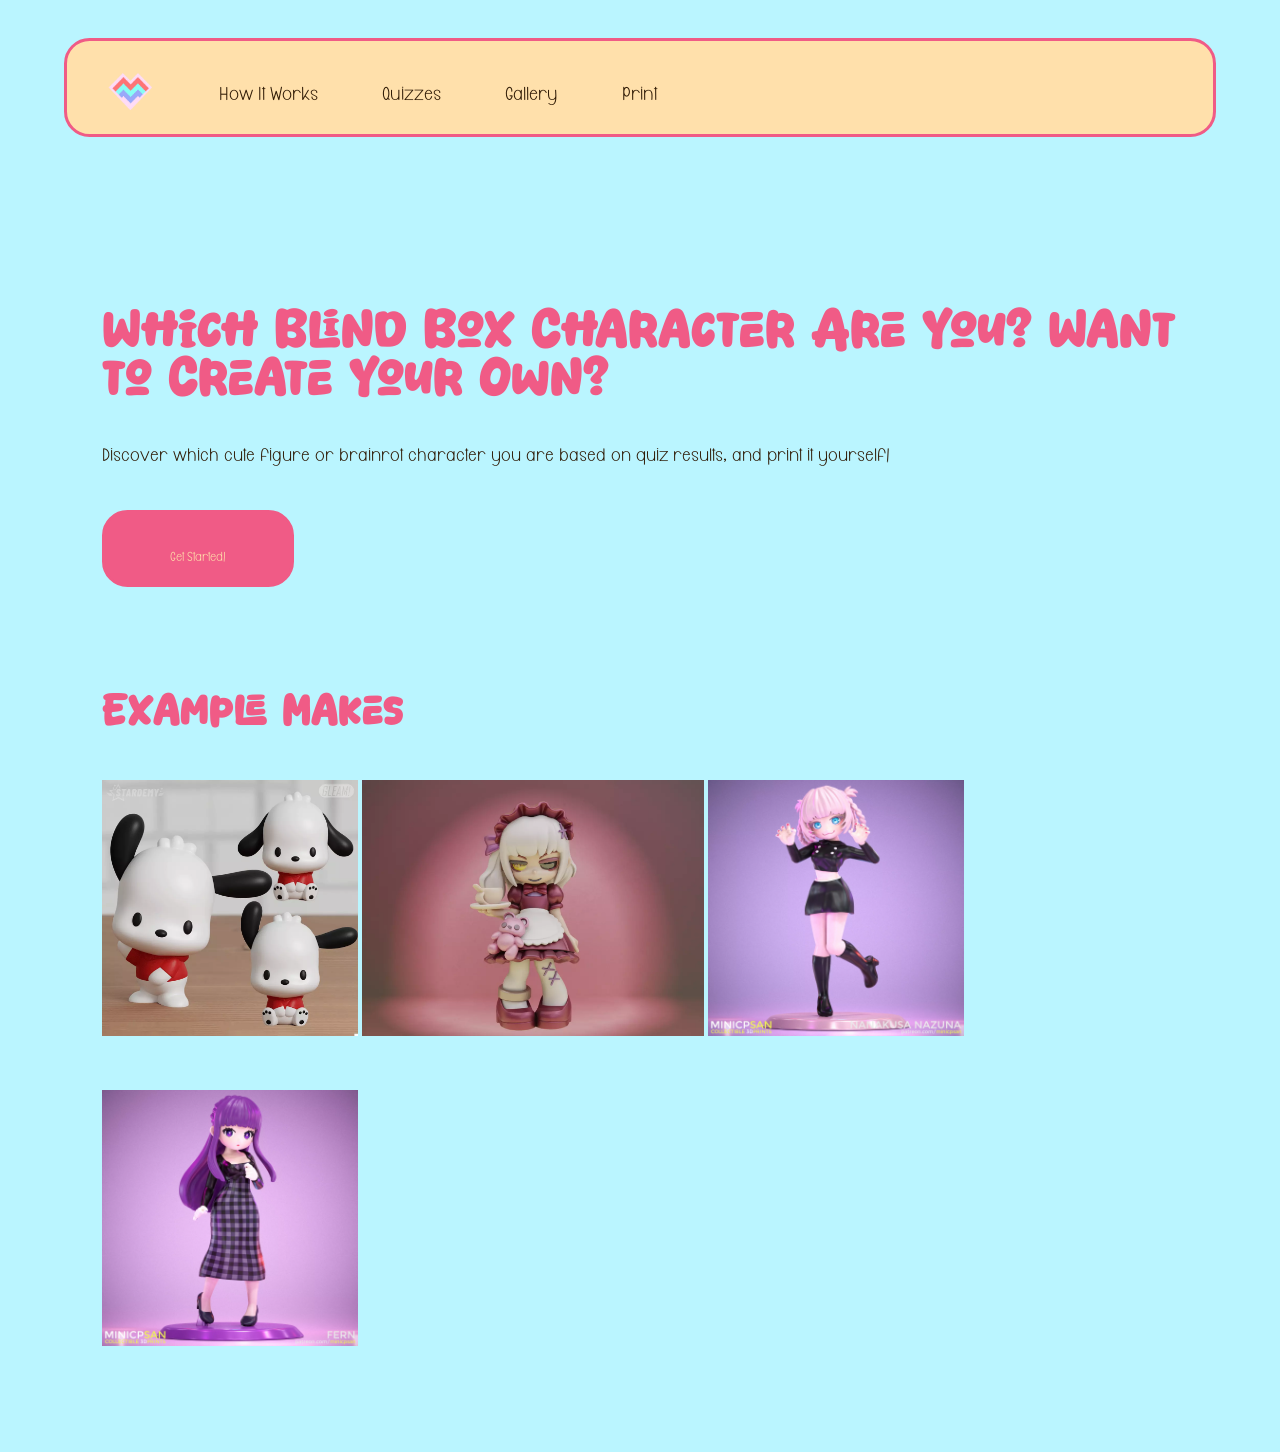
<file: index.html>
<!DOCTYPE html>
<html lang="en">
<head>
    <meta charset="UTF-8">
    <meta name="viewport" content="width=device-width, initial-scale=1.0">
    <title>Landing Page</title>
    <link rel="stylesheet" href="reset.css">
    <link rel="icon" type="image/svg" href="favicon.svg">
    <link rel="stylesheet" href="style.css">
</head>
<body>
    <nav>
        <div>
            <a href="index.html">
                <img src="images/logo.png">
            </a>
            <p><a href="steps.html">How It Works</a></p>
            <div class="dropdown">
                <p><a href="quizzes.html">Quizzes</a></p>
                <ul class="dropdown-menu">
                    <li><a href="mbtiTest.html">MBTI</a></li>
                    <li><a href="zodiacTest.html">Zodiac</a></li>
                </ul>
            </div>
            <div class="dropdown">
                <p><a href="gallery.html">Gallery</a></p>
                <ul class="dropdown-menu">
                    <li><a href="mbti.html">MBTI</a></li>
                    <li><a href="zodiac.html">Zodiac</a></li>
                </ul>
            </div>            
            <p><a href="print.html">Print</a></p>
        </div>
    </nav>

    <header>
        <h1>Which Blind Box Character Are You? Want to Create Your Own?</h1>
        <p>Discover which cute figure or brainrot character you are based on quiz results, and print it yourself!</p>
        <a href="steps.html">
            <button>Get Started!</button>
        </a>
    </header>
    
    <section id="slideshow">
        <h2>Example Makes</h2>
        <img src="images/image1.png">
        <img src="images/image2.png">
        <img src="images/image3.png">
        <img src="images/image4.png">
    </section>
    <script src="script.js"></script>
</body>
</html>
</file>
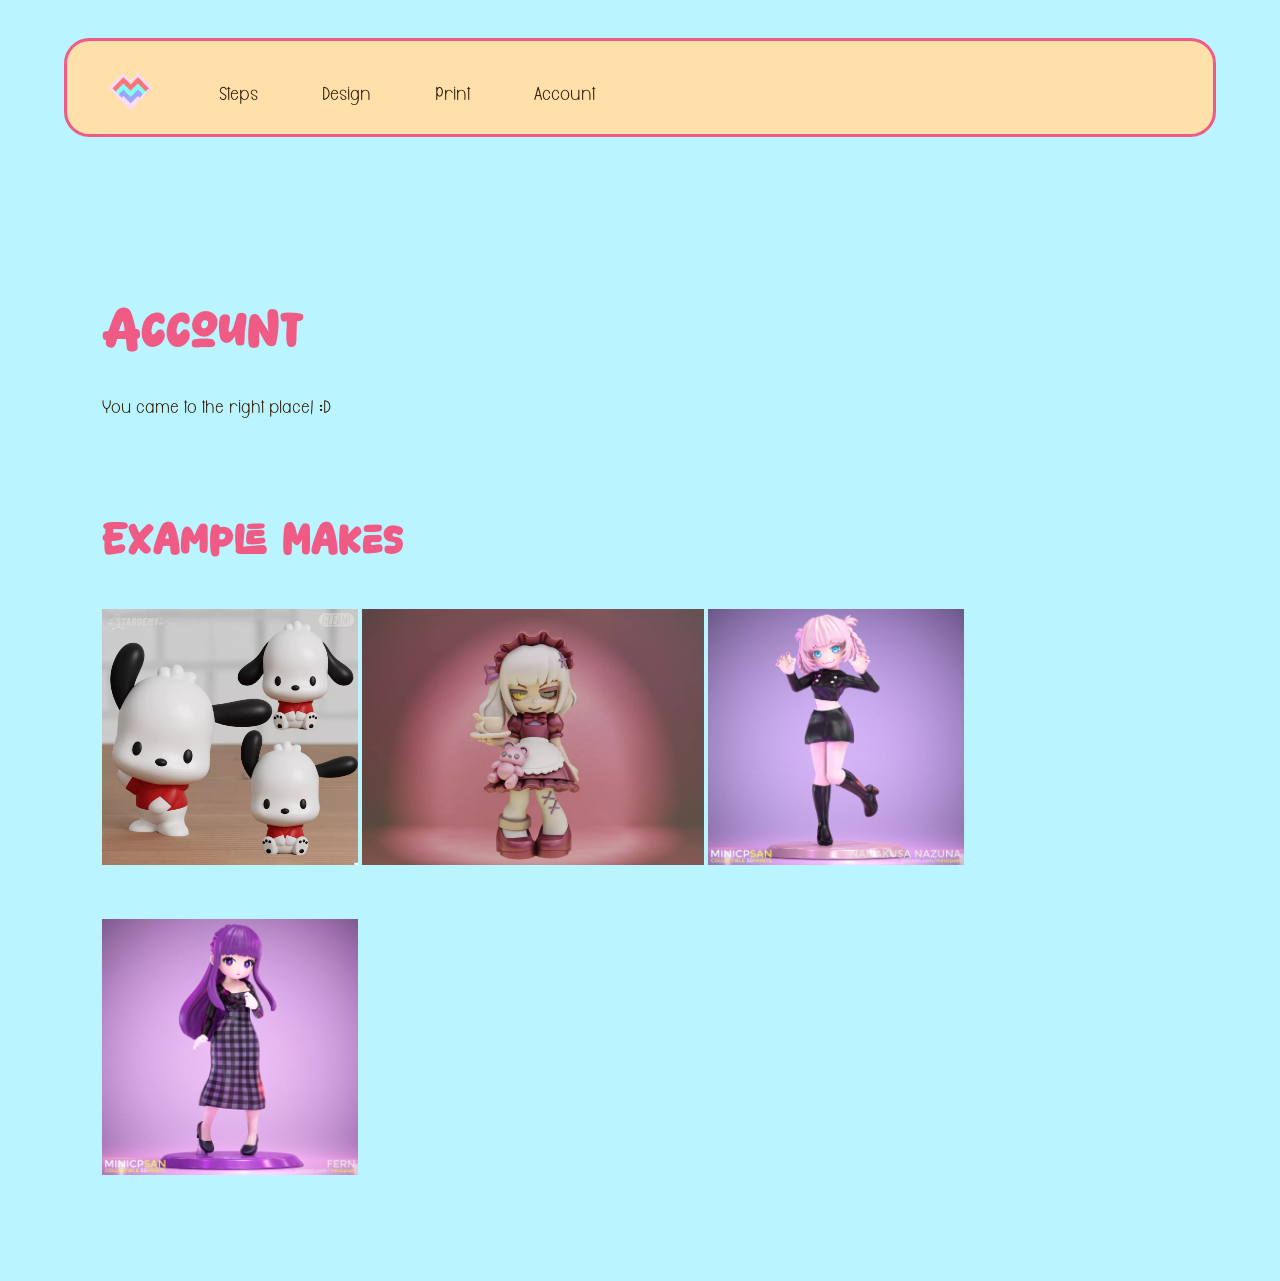
<file: account.html>
<!DOCTYPE html>
<html lang="en">
<head>
    <meta charset="UTF-8">
    <meta name="viewport" content="width=device-width, initial-scale=1.0">
    <title>Landing Page</title>
     <link rel="stylesheet" href="reset.css">
    <link rel="stylesheet" href="style.css">
    <link rel="icon" type="image/svg" href="favicon.svg">
</head>
<body>
    <nav>
        <div>
            <a href="index.html">
                <img src="images/logo.png">
            </a>
            <p><a href="steps.html">Steps</a></p>
            <p><a href="design.html">Design</a></p>
            <p><a href="print.html">Print</a></p>
            <p><a href="account.html">Account</a></p>
        </div>
    </nav>

    <header>
        <h1>Account</h1>
        <p>You came to the right place! :D </p>
    </header>
    
    <section id="slideshow">
        <h2>Example Makes</h2>
        <img src="images/image1.png">
        <img src="images/image2.png">
        <img src="images/image3.png">
        <img src="images/image4.png">
    </section>

    <script src="script.js"></script>
</body>
</html>
</file>
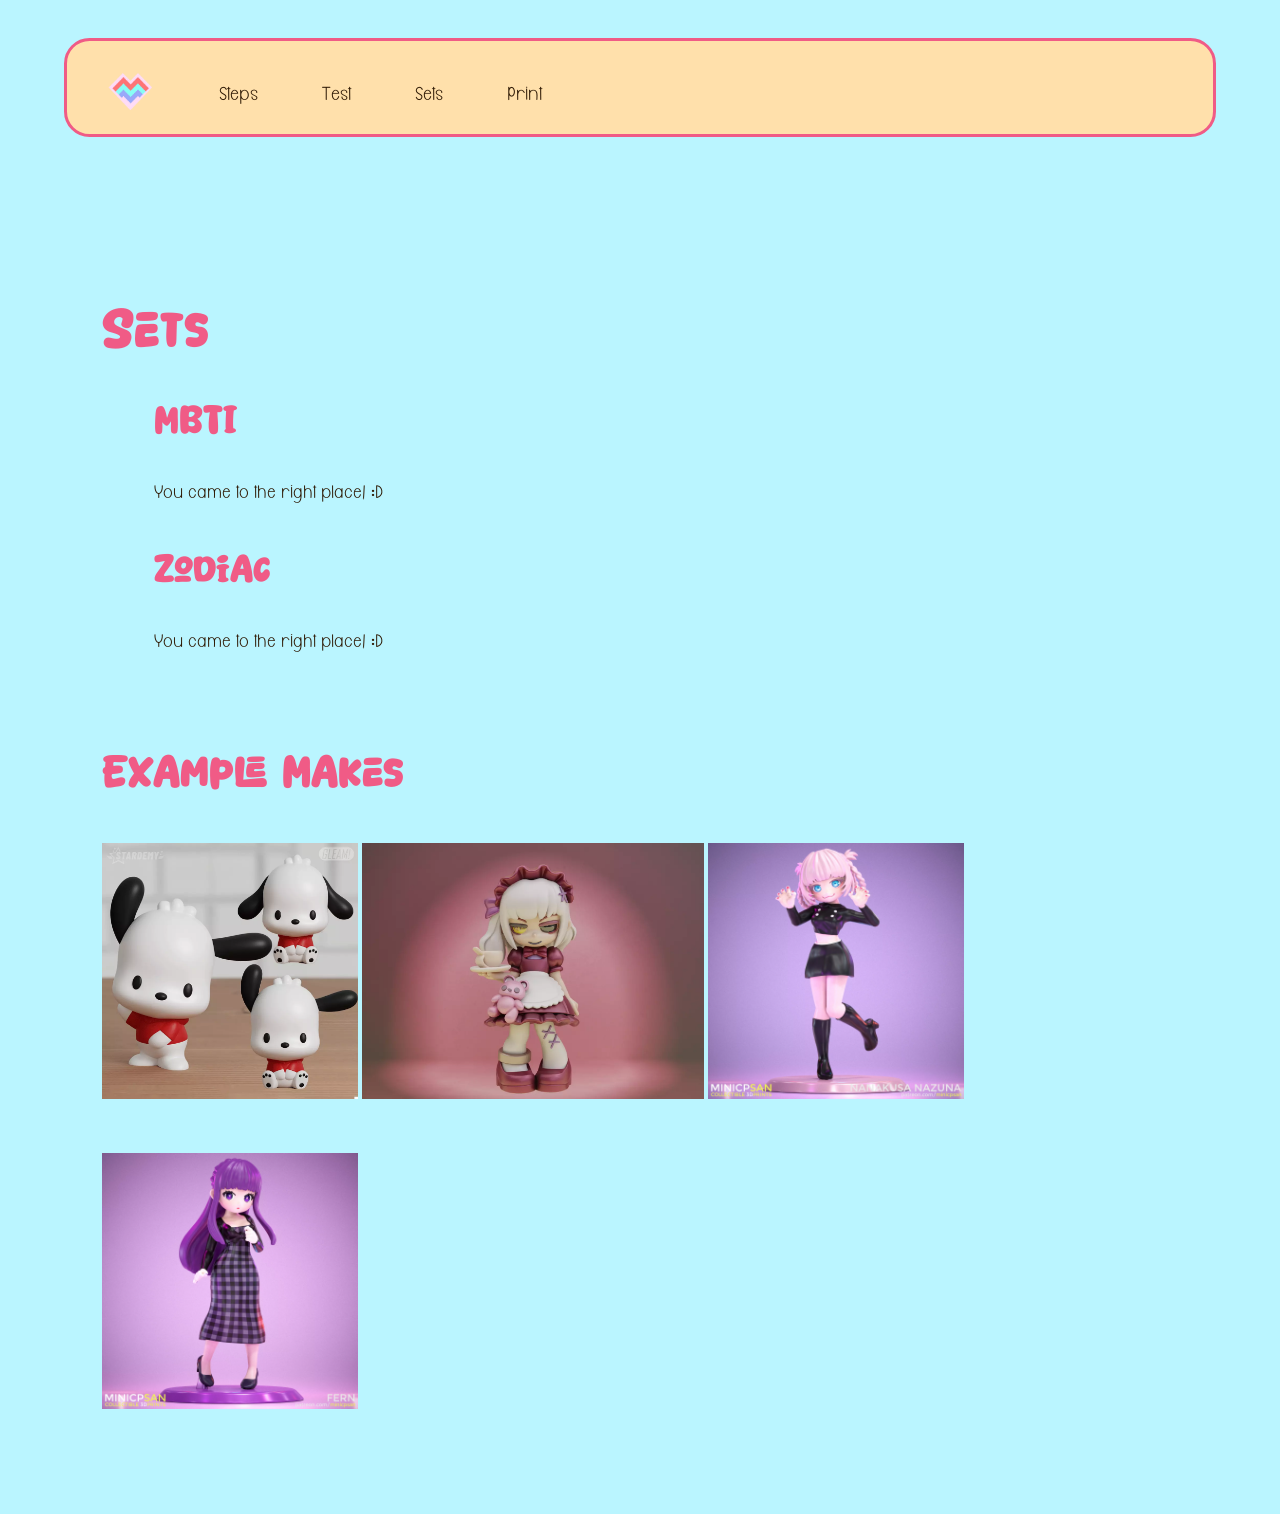
<file: characters.html>
<!DOCTYPE html>
<html lang="en">
<head>
    <meta charset="UTF-8">
    <meta name="viewport" content="width=device-width, initial-scale=1.0">
    <title>Landing Page</title>
     <link rel="stylesheet" href="reset.css">
    <link rel="stylesheet" href="style.css">
    <link rel="icon" type="image/svg" href="favicon.svg">
</head>
<body>
    <nav>
        <div>
            <a href="index.html">
                <img src="images/logo.png">
            </a>
            <p><a href="steps.html">Steps</a></p>
            <p><a href="test.html">Test</a></p>
            <p><a href="characters.html">Sets</a></p>
            <p><a href="print.html">Print</a></p>
        </div>
    </nav>

    <header>
        <h1>Sets</h1>
        <div id="sets">
            <h2>MBTI</h2>
            <p>You came to the right place! :D </p>

            <h2>Zodiac</h2>
            <p>You came to the right place! :D </p>
        </div>
    </header>
    
    <section id="slideshow">
        <h2>Example Makes</h2>
        <img src="images/image1.png">
        <img src="images/image2.png">
        <img src="images/image3.png">
        <img src="images/image4.png">
    </section>

    <script src="script.js"></script>
</body>
</html>
</file>
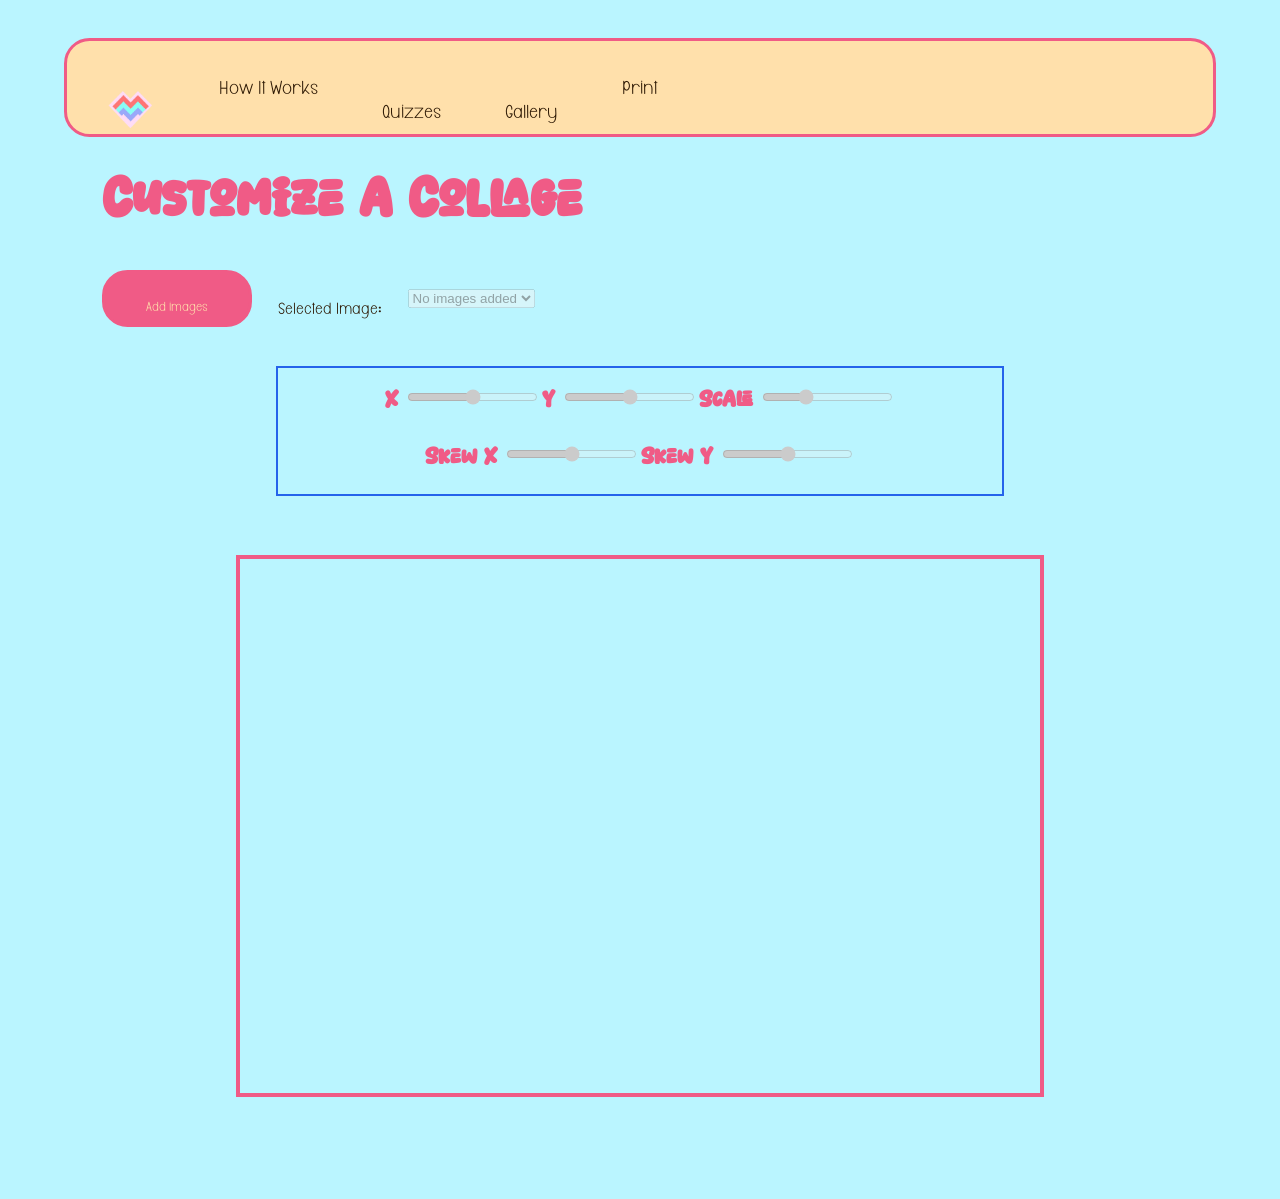
<file: custom.html>
<!DOCTYPE html>
<html lang="en">
<head>
    <meta charset="UTF-8">
    <meta name="viewport" content="width=device-width, initial-scale=1.0">
    <title>Custom Collage</title>
    <style>

        #controls { 
            gap: 2px; margin: 16px 0; 
            max-width:700px;
            max-height: 300px;
            display: flex;
            flex-wrap: wrap;
            justify-content: center;
            border: 2px solid #2563eb;
            margin-top:2vw;
        }

        #controls h2 { 
            align-items: center;
            margin-top: 1vw;
            font-size: clamp(5px, 1vw + 0.5rem, 20px);
        }

        button { 
            max-width:150px;
            max-height: 50px;
            margin-top:  1vw;
            margin-bottom:  1vw;
            line-height:  1vw;
        }

        #image-picker { 
            max-width:150px;
            max-height: 3vw;
        }

        #head {
            display: flex;
            align-items: center;
            gap: 2vw;
        }

        #head p {
            margin-top:  1vw;
            margin-bottom:  1vw;
            font-size: clamp(30px, 2vw + 1rem, 50px);
            line-height: 1.2;
        }

       #controls, #frame {
            margin-inline: auto;
       }

        #frame {
            position: relative;
            aspect-ratio: 3 / 2;
            border: 4px solid rgb(240, 91, 134);;
            max-width:800px;
        }

        .object {
            position: absolute;
            left: 50%;
            top: 50%;
            max-width: 60%;
            max-height: 60%;
            transform-origin: center;
        }
        .object.selected { outline: 2px solid #2563eb; outline-offset: 3px; }
        .object:focus-visible { outline: 3px dashed #2563eb; }
    </style>
    <link rel="stylesheet" href="style.css">
</head>

<body>
    <nav>
        <div>
            <a href="index.html">
                <img src="images/logo.png">
            </a>
            <p><a href="steps.html">How It Works</a></p>
            <div class="dropdown">
                <p><a href="quizzes.html">Quizzes</a></p>
                <ul class="dropdown-menu">
                    <li><a href="mbtiTest.html">MBTI</a></li>
                    <li><a href="zodiacTest.html">Zodiac</a></li>
                </ul>
            </div>
            <div class="dropdown">
                <p><a href="gallery.html">Gallery</a></p>
                <ul class="dropdown-menu">
                    <li><a href="mbti.html">MBTI</a></li>
                    <li><a href="zodiac.html">Zodiac</a></li>
                </ul>
            </div>
            <p><a href="print.html">Print</a></p>
        </div>
    </nav>

    <h1>Customize a Collage</h1>
    <div id="head">
        <input type="file" id="img" accept="image/*" multiple hidden>
        <button type="button" id="add-image">Add images</button>
        <p for="image-picker"> Selected Image: </p>
        <select id="image-picker" disabled>
            <option value="">No images added</option>
        </select>
    </div>
        <fieldset id="controls" disabled>
            <h2>X <input id="x" type="range" min="-300" max="300" value="0"></h2>
            <h2>Y <input id="y" type="range" min="-300" max="300" value="0"></h2>
            <h2>Scale <input id="scale" type="range" min="0.1" max="3" step="0.1" value="1"></h2>
            <h2>Skew X <input id="skewX" type="range" min="-45" max="45" value="0"></h2>
            <h2>Skew Y <input id="skewY" type="range" min="-45" max="45" value="0"></h2>
        </fieldset>
    
        <p id="status" role="status"></p>
        <div id="frame" role="region"></div>

    <script>
        const upload = document.getElementById("img");
        const frame = document.getElementById("frame");
        const picker = document.getElementById("image-picker");
        const adjustments = document.getElementById("controls");
        const status = document.getElementById("status");
        const images = new Map();
        let selectedImage = null;
        let nextId = 0;
        const controls = {
            x: document.getElementById("x"),
            y: document.getElementById("y"),
            scale: document.getElementById("scale"),
            skewX: document.getElementById("skewX"),
            skewY: document.getElementById("skewY")
        };

        function renderImage(item) {
            const { x, y, scale, skewX, skewY } = item.settings;
            item.element.style.transform = `translate(-50%, -50%) translate(${x}px, ${y}px) scale(${scale}) skew(${skewX}deg, ${skewY}deg)`;
        }

        function selectImage(id) {
            selectedImage = images.get(id);
            images.forEach((item) => {
                const selected = item === selectedImage;
                item.element.classList.toggle("selected", selected);
                item.element.setAttribute("aria-pressed", String(selected));
            });
            picker.value = id;
            adjustments.disabled = false;
            Object.entries(controls).forEach(([name, control]) => {
                control.value = selectedImage.settings[name];
            });
        }

        Object.entries(controls).forEach(([name, control]) => {
            control.addEventListener("input", () => {
                if (!selectedImage) return;
                selectedImage.settings[name] = Number(control.value);
                renderImage(selectedImage);
            });
        });

        document.getElementById("add-image").addEventListener("click", () => upload.click());
        picker.addEventListener("change", () => selectImage(picker.value));

        upload.addEventListener("change", async () => {
            const files = Array.from(upload.files);
            upload.value = "";
            status.textContent = "";

            for (const file of files) {
                if (file.type && !file.type.startsWith("image/")) {
                    status.textContent += `${file.name} is not an image. `;
                    continue;
                }

                const image = new Image();
                const url = URL.createObjectURL(file);
                try {
                    await new Promise((resolve, reject) => {
                        image.onload = resolve;
                        image.onerror = reject;
                        image.src = url;
                    });
                } catch {
                    status.textContent += `${file.name} could not be opened. Try a PNG, JPEG, or WebP image. `;
                    continue;
                } finally {
                    URL.revokeObjectURL(url);
                }

                const id = String(++nextId);
                image.className = "object";
                image.alt = file.name;
                image.tabIndex = 0;
                image.draggable = false;
                image.setAttribute("role", "button");
                image.setAttribute("aria-label", `Select ${file.name}`);
                image.addEventListener("click", () => selectImage(id));
                image.addEventListener("keydown", (event) => {
                    if (event.key === "Enter" || event.key === " ") {
                        event.preventDefault();
                        selectImage(id);
                    }
                });

                const item = {
                    element: image,
                    settings: { x: 0, y: 0, scale: 1, skewX: 0, skewY: 0 }
                };
                if (images.size === 0) picker.replaceChildren();
                images.set(id, item);
                picker.add(new Option(`${id}. ${file.name}`, id));
                picker.disabled = false;
                frame.appendChild(image);
                renderImage(item);
                selectImage(id);
            }
        });
    </script>
</body>
</html>
</file>
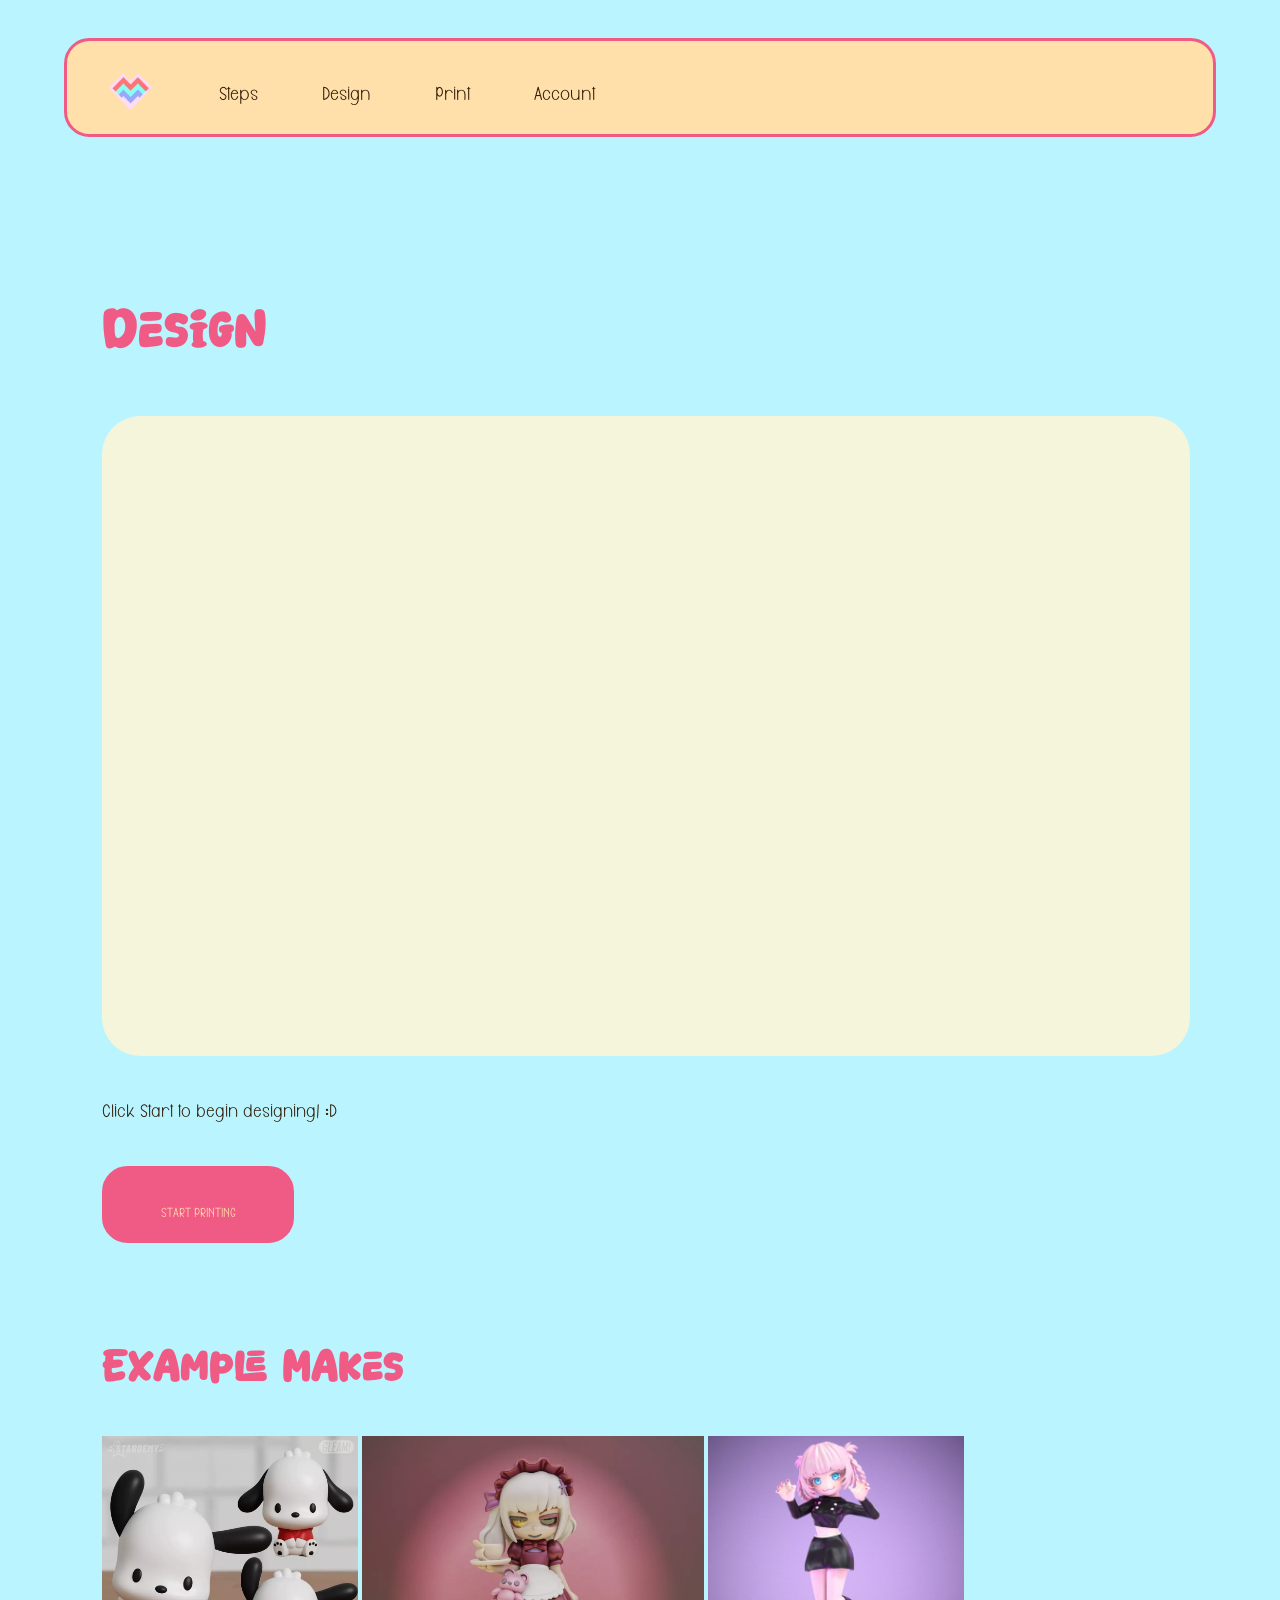
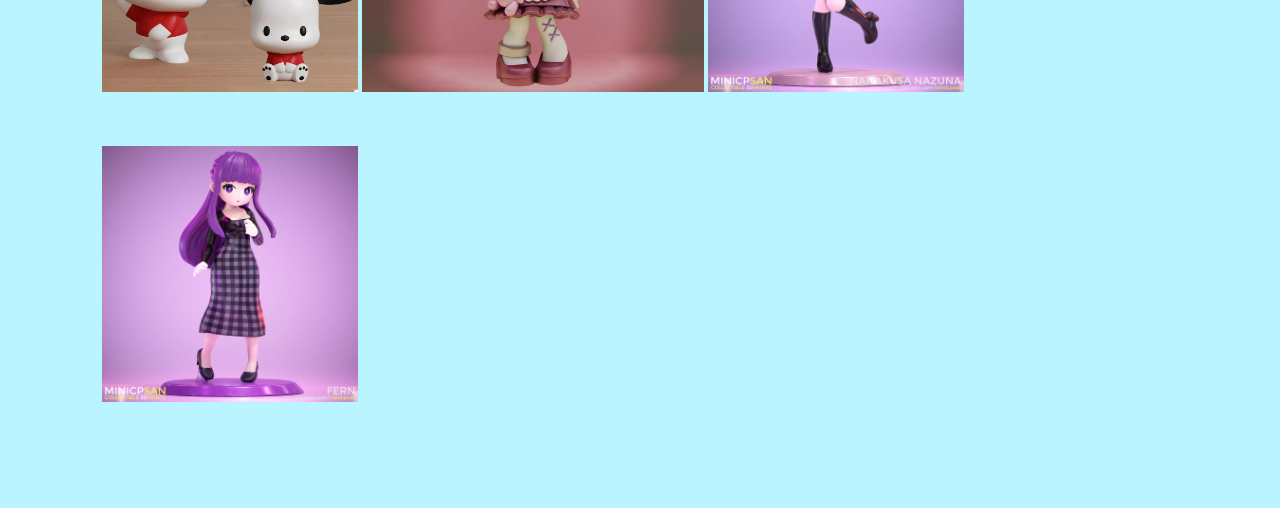
<file: design.html>
<!DOCTYPE html>
<html lang="en">
<head>
    <meta charset="UTF-8">
    <meta name="viewport" content="width=device-width, initial-scale=1.0">
    <title>Landing Page</title>
    <link rel="stylesheet" href="reset.css">
    <link rel="stylesheet" href="style.css">
    <link rel="icon" type="image/svg" href="favicon.svg">
    
</head>
<body>
    <nav>
        <div>
            <a href="index.html">
                <img src="images/logo.png">
            </a>
            <p><a href="steps.html">Steps</a></p>
            <p><a href="design.html">Design</a></p>
            <p><a href="print.html">Print</a></p>
            <p><a href="account.html">Account</a></p>
        </div>
    </nav>

    <header>
        <h1>Design</h1>
        <div id="window">
            
        </div>
        <p>Click Start to begin designing! :D </p>
        <a href="print.html">
         <button>START PRINTING</button>
        </a>
    </header>
    
    <section id="slideshow">
        <h2>Example Makes</h2>
        <img src="images/image1.png">
        <img src="images/image2.png">
        <img src="images/image3.png">
        <img src="images/image4.png">
    </section>

    <script src="script.js"></script>
</body>
</html>
</file>
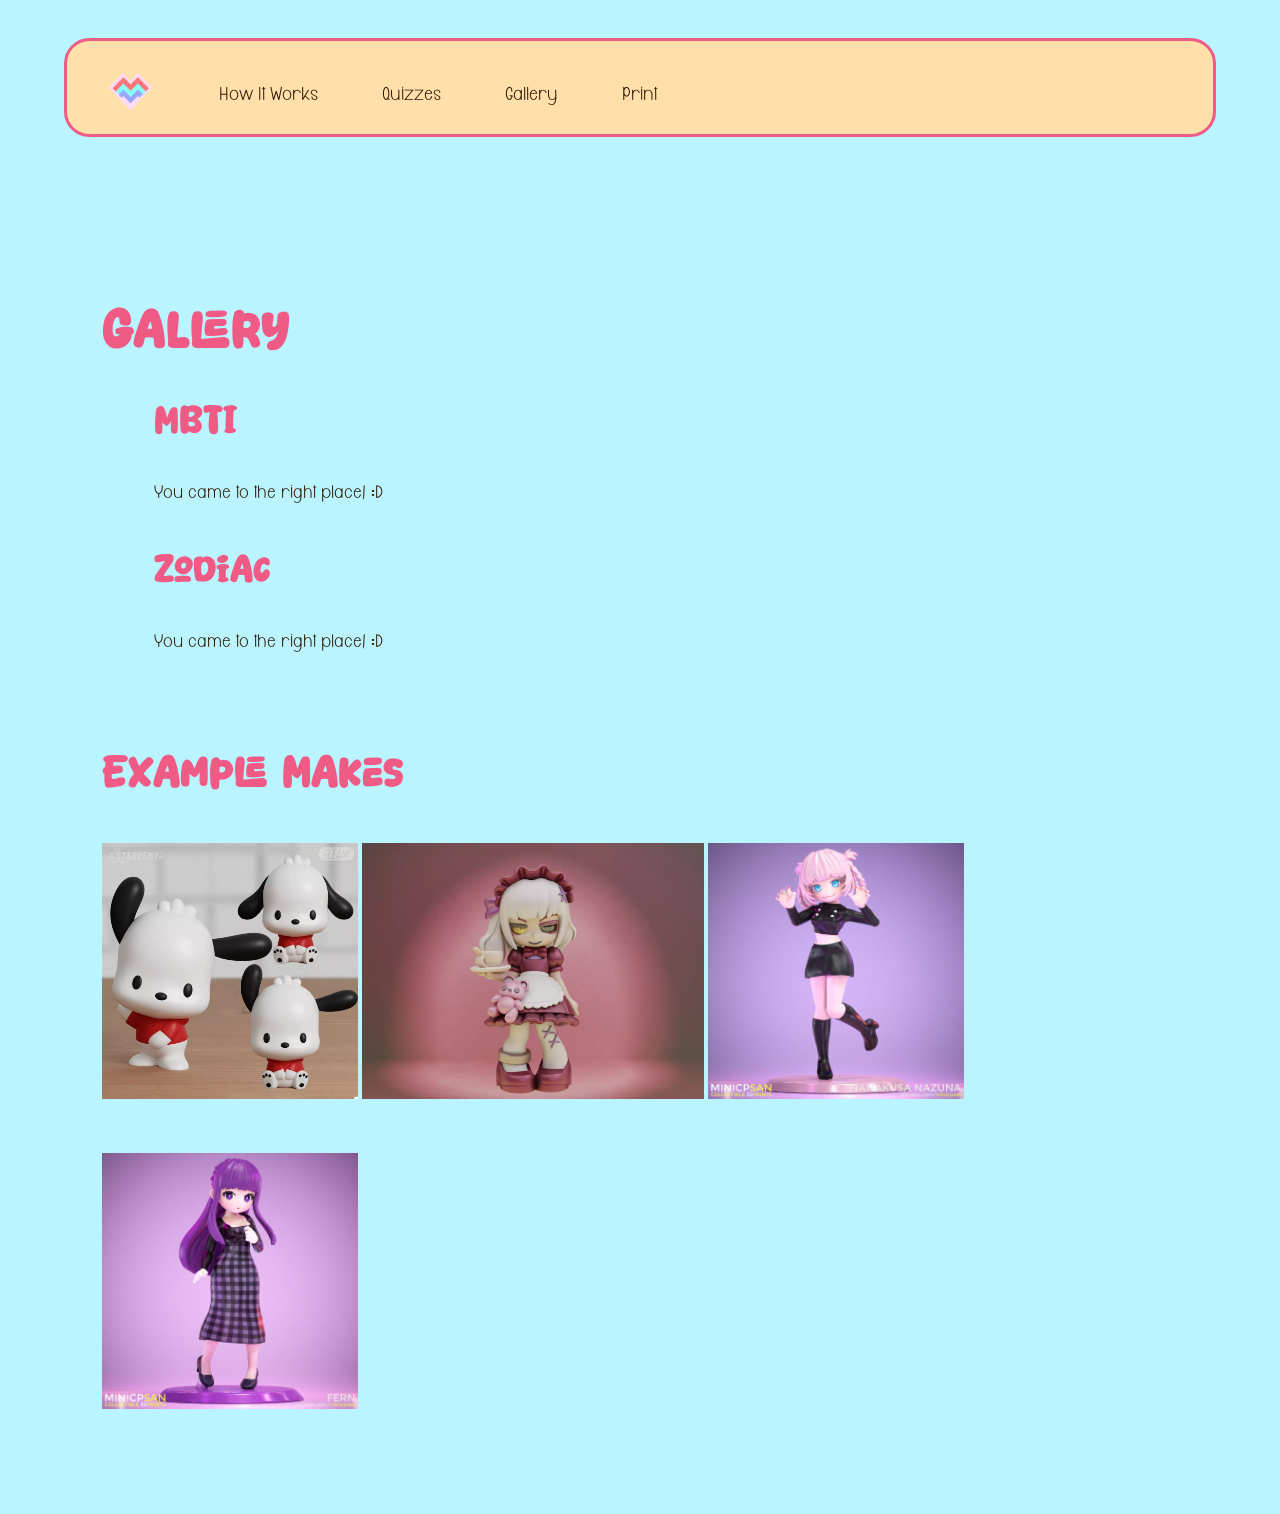
<file: gallery.html>
<!DOCTYPE html>
<html lang="en">
<head>
    <meta charset="UTF-8">
    <meta name="viewport" content="width=device-width, initial-scale=1.0">
    <title>Landing Page</title>
     <link rel="stylesheet" href="reset.css">
    <link rel="stylesheet" href="style.css">
    <link rel="icon" type="image/svg" href="favicon.svg">
</head>
<body>
    <nav>
        <div>
            <a href="index.html">
                <img src="images/logo.png">
            </a>
            <p><a href="steps.html">How It Works</a></p>
            <div class="dropdown">
                <p><a href="quizzes.html">Quizzes</a></p>
                <ul class="dropdown-menu">
                    <li><a href="mbtiTest.html">MBTI</a></li>
                    <li><a href="zodiacTest.html">Zodiac</a></li>
                </ul>
            </div>
            <div class="dropdown">
                <p><a href="gallery.html">Gallery</a></p>
                <ul class="dropdown-menu">
                    <li><a href="mbti.html">MBTI</a></li>
                    <li><a href="zodiac.html">Zodiac</a></li>
                </ul>
            </div>            
            <p><a href="print.html">Print</a></p>
        </div>
    </nav>

    <header>
        <h1>Gallery</h1>
        <div id="sets">
            <div id="set">
                <a href="mbti.html">
                    <h2>MBTI</h2>
                </a>
                <p>You came to the right place! :D </p>
            </div>

            <div id="set">
                <a href="zodiac.html">
                    <h2>Zodiac</h2>
                </a>
                <p>You came to the right place! :D </p>
            </div>
        </div>
    </header>
    
    <section id="slideshow">
        <h2>Example Makes</h2>
        <img src="images/image1.png">
        <img src="images/image2.png">
        <img src="images/image3.png">
        <img src="images/image4.png">
    </section>

    <script src="script.js"></script>
</body>
</html>
</file>
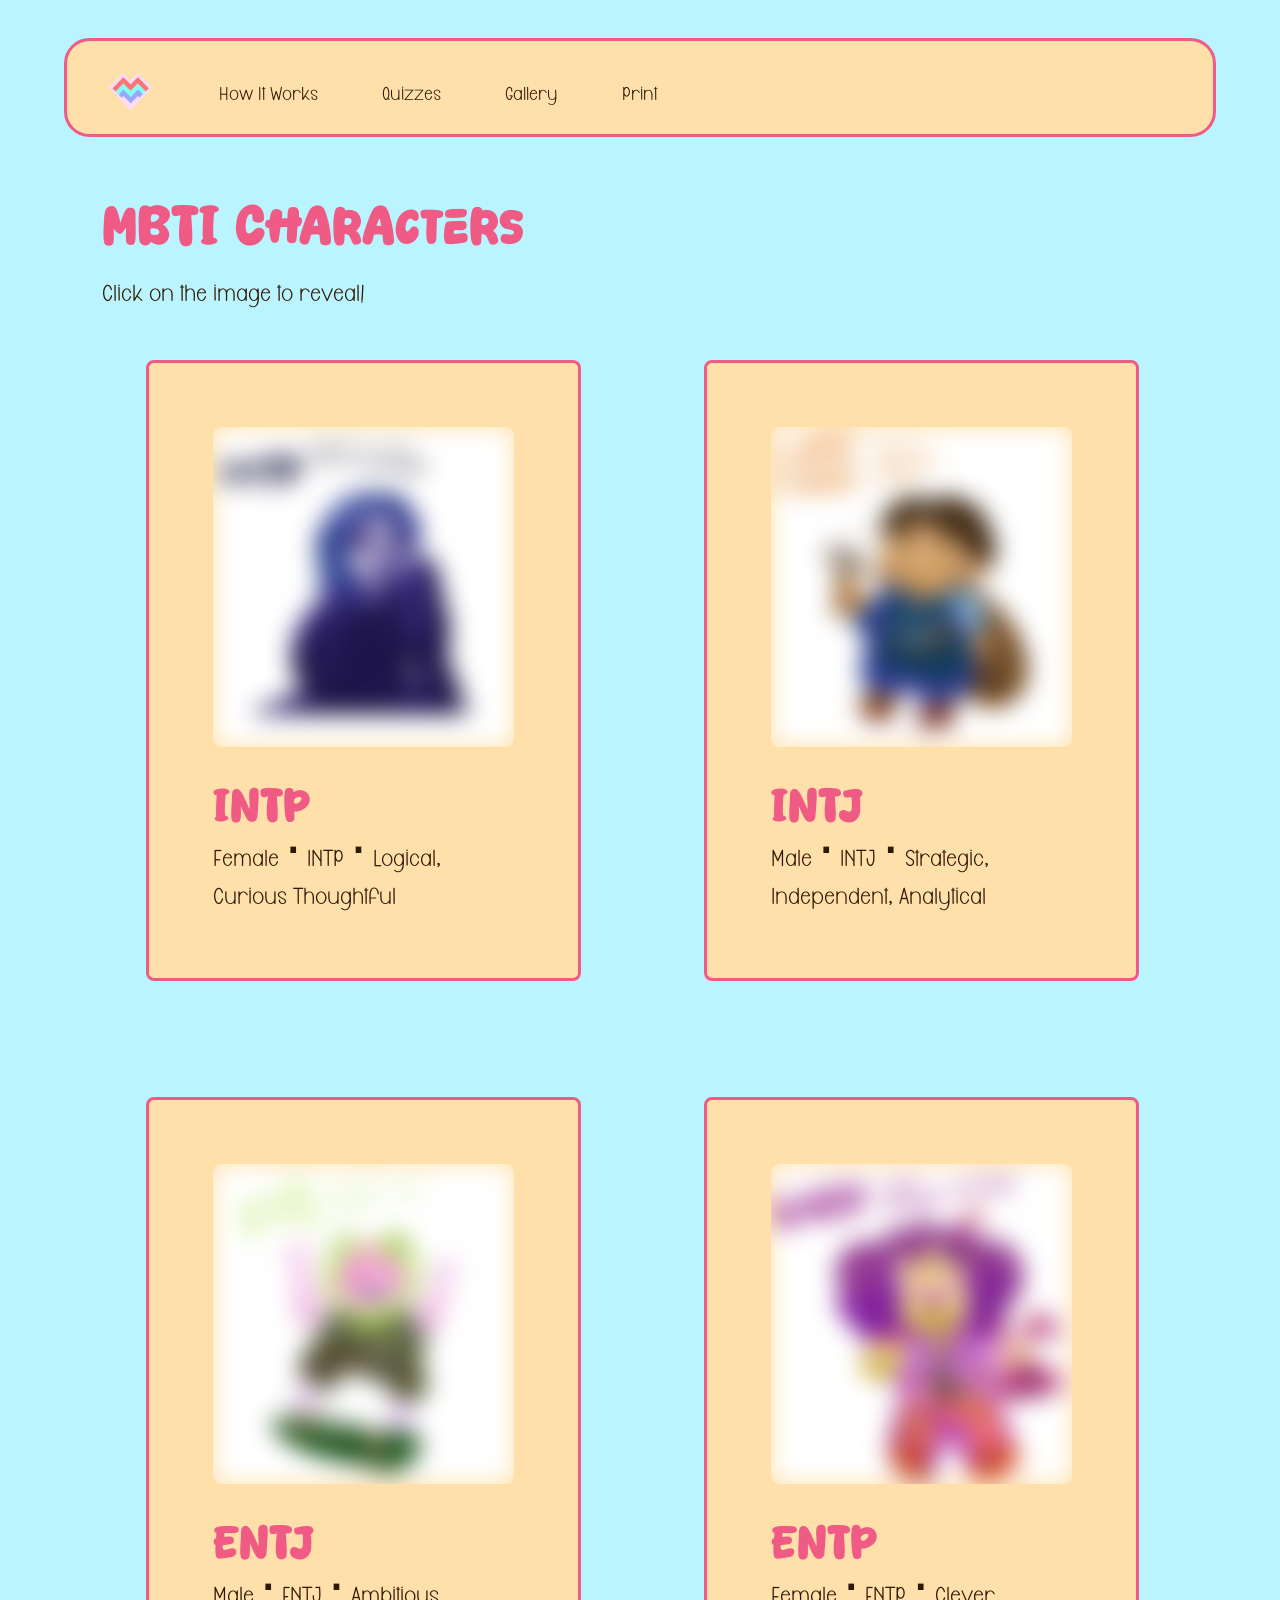
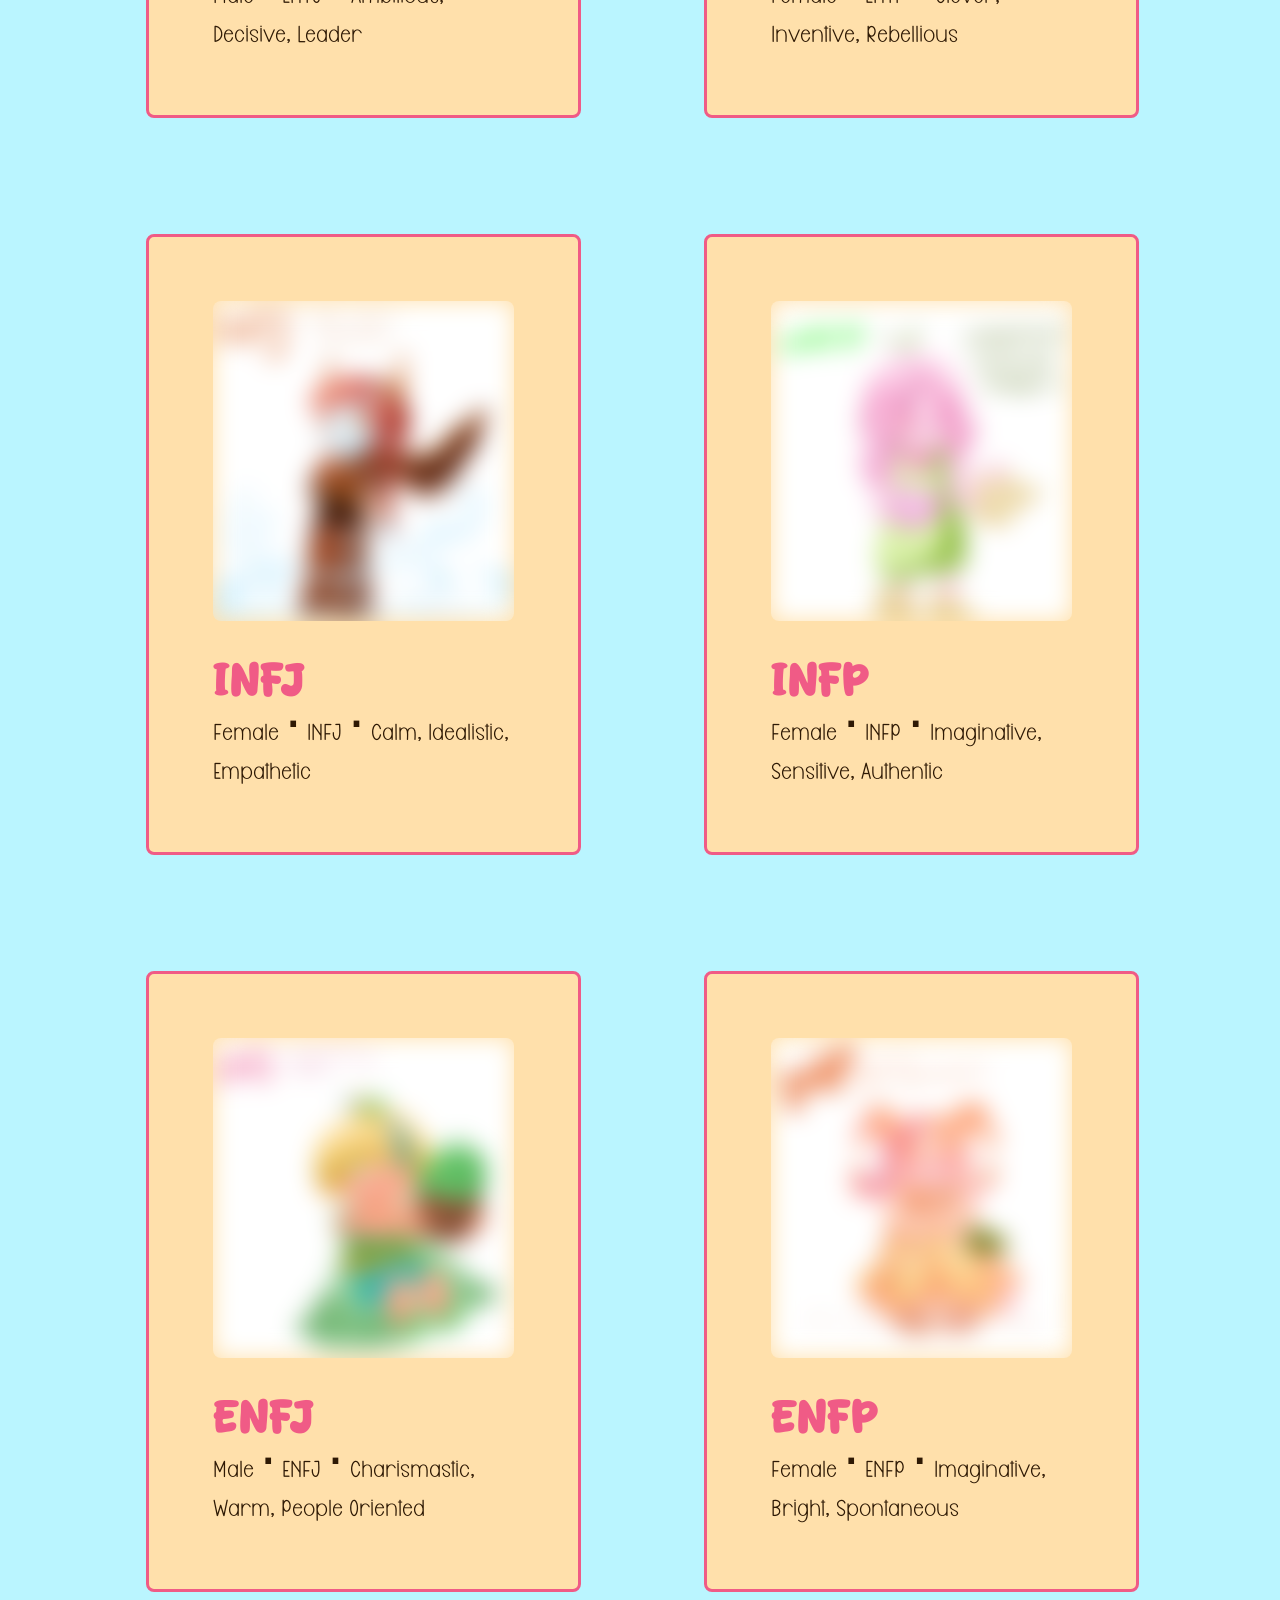
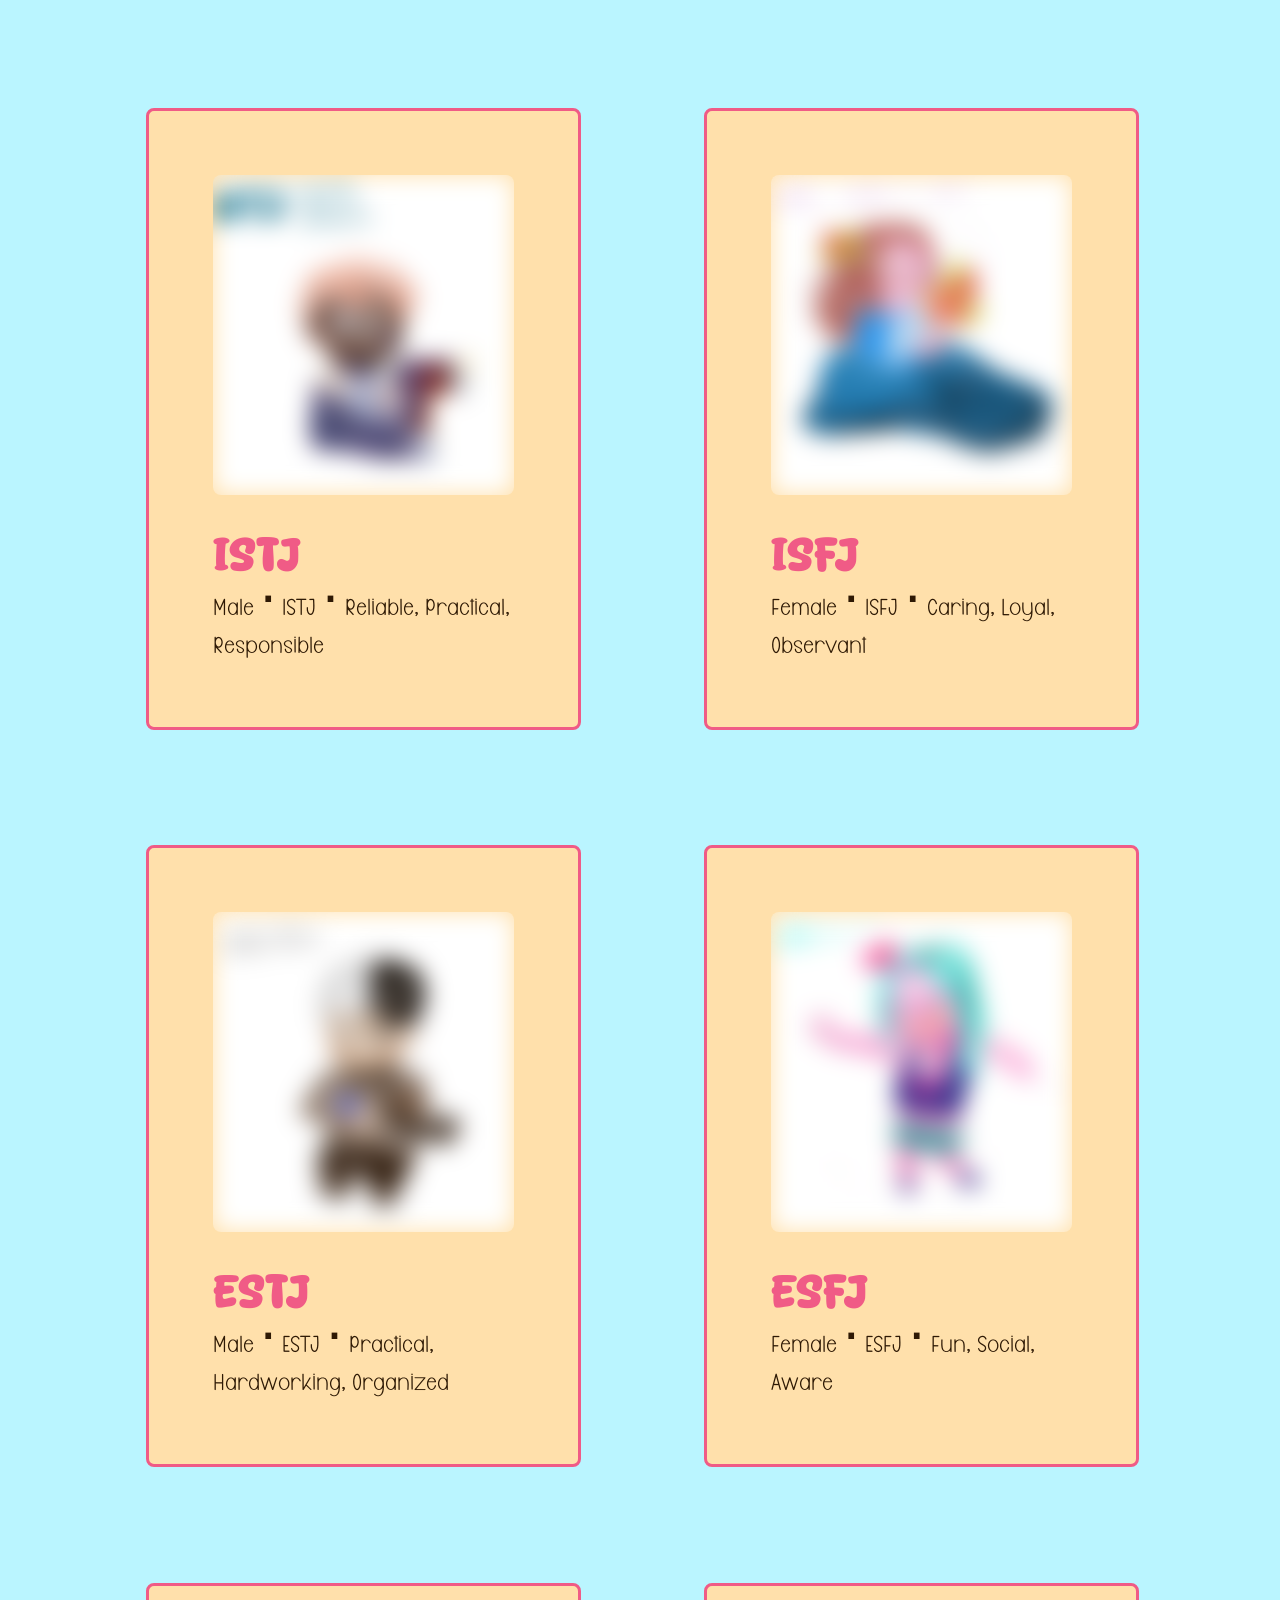
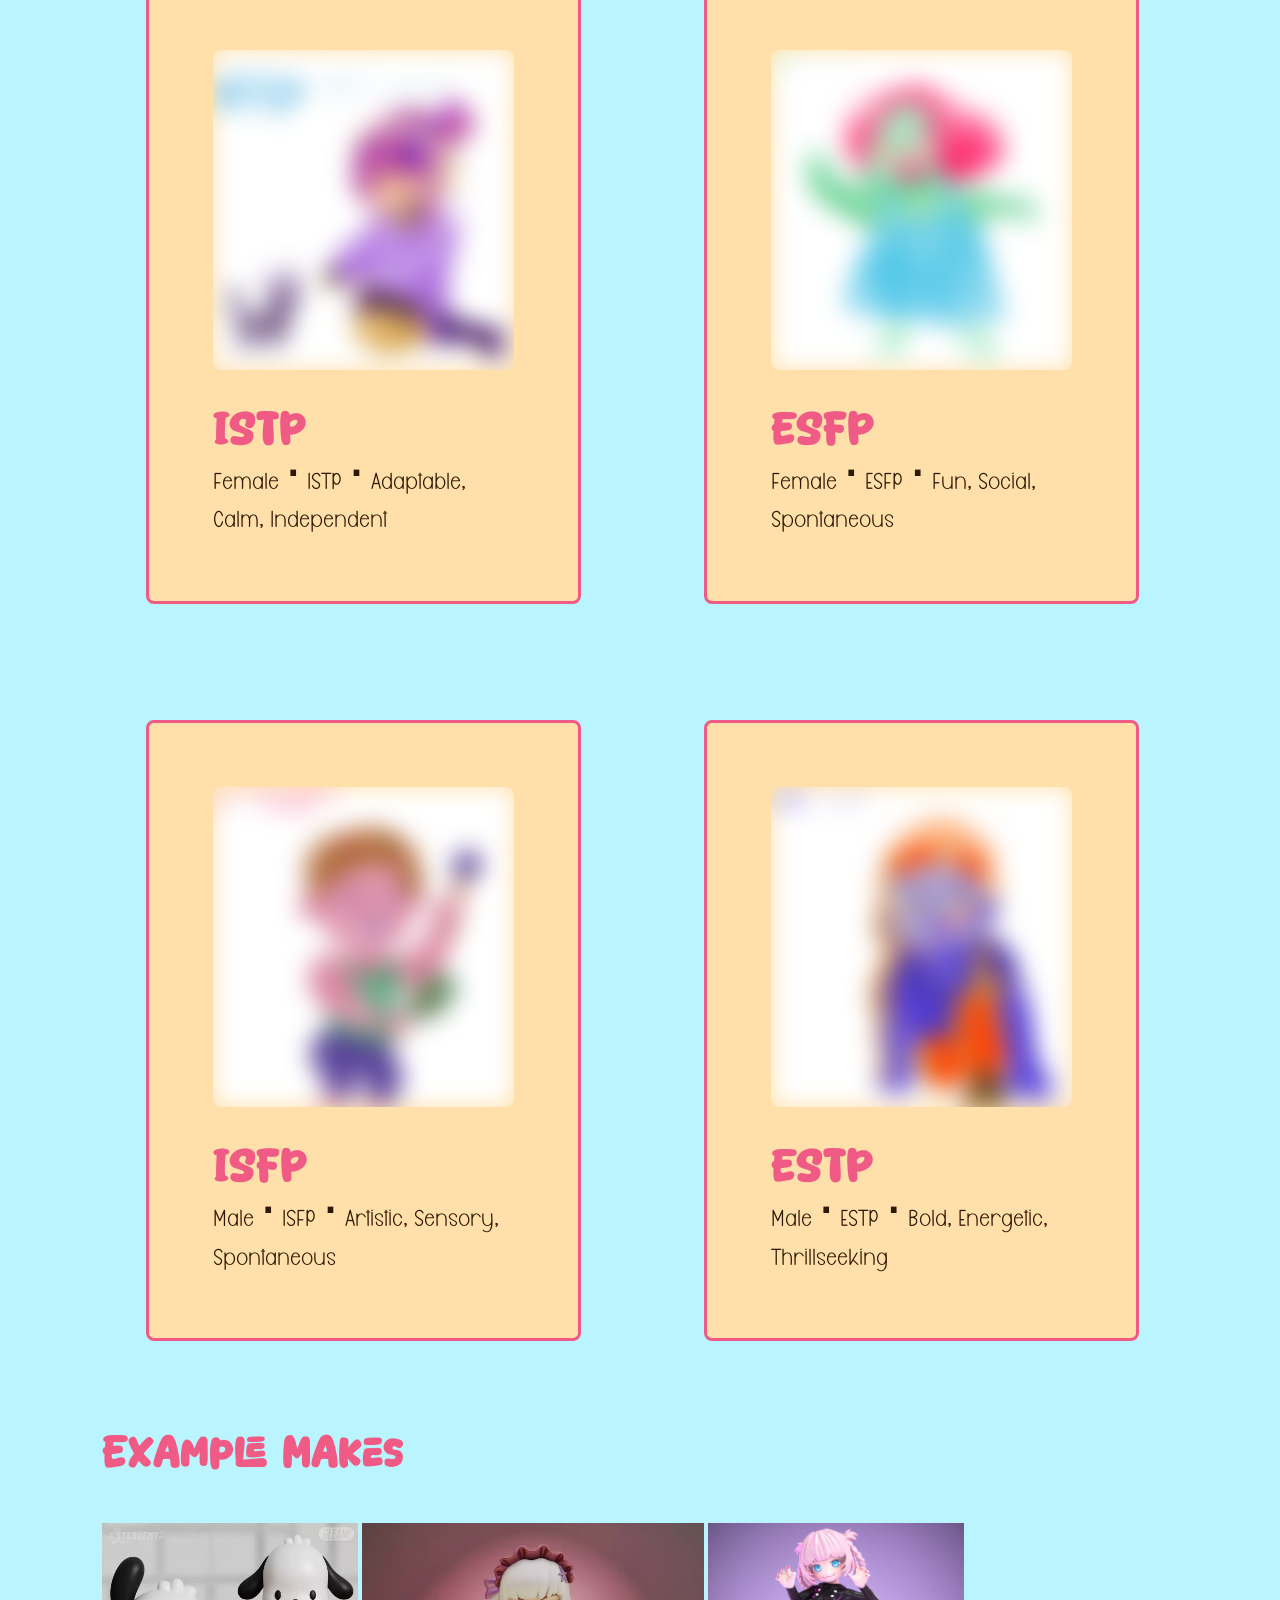
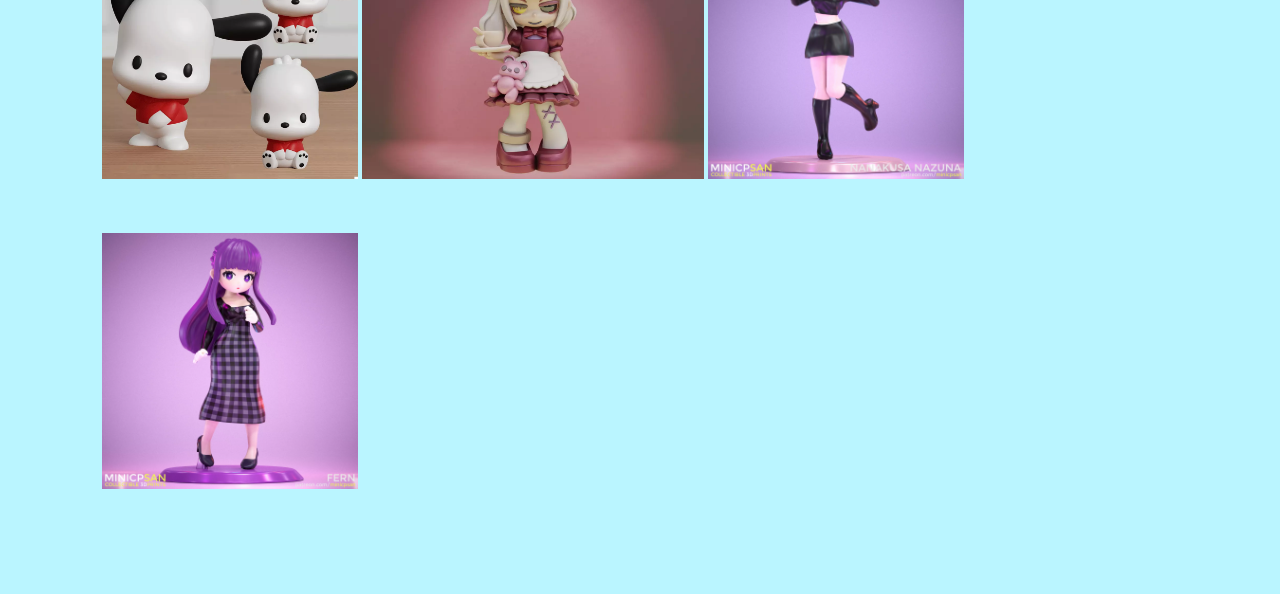
<file: mbti.html>
<!DOCTYPE html>
<html lang="en">
<head>
    <meta charset="UTF-8">
    <meta name="viewport" content="width=device-width, initial-scale=1.0">
    <title>Sets: Mbti</title>
     <link rel="stylesheet" href="reset.css">
    <link rel="stylesheet" href="style.css">
    <link rel="icon" type="image/svg" href="favicon.svg">
</head>
<body>
    <nav>
        <div>
            <a href="index.html">
                <img src="images/logo.png">
            </a>
            <p><a href="steps.html">How It Works</a></p>
            <div class="dropdown">
                <p><a href="quizzes.html">Quizzes</a></p>
                <ul class="dropdown-menu">
                    <li><a href="mbtiTest.html">MBTI</a></li>
                    <li><a href="zodiacTest.html">Zodiac</a></li>
                </ul>
            </div>
            <div class="dropdown">
                <p><a href="gallery.html">Gallery</a></p>
                <ul class="dropdown-menu">
                    <li><a href="mbti.html">MBTI</a></li>
                    <li><a href="zodiac.html">Zodiac</a></li>
                </ul>
            </div>            
            <p><a href="print.html">Print</a></p>
        </div>
    </nav>
        
    <h1 id="title">MBTI Characters</h1>
    <p>Click on the image to reveal!</p>
    <div id="gallery"></div>
    
    <section id="slideshow">
        <h2>Example Makes</h2>
        <img src="images/image1.png">
        <img src="images/image2.png">
        <img src="images/image3.png">
        <img src="images/image4.png">
    </section>

    <script src="script.js"></script>
</body>
</html>
</file>
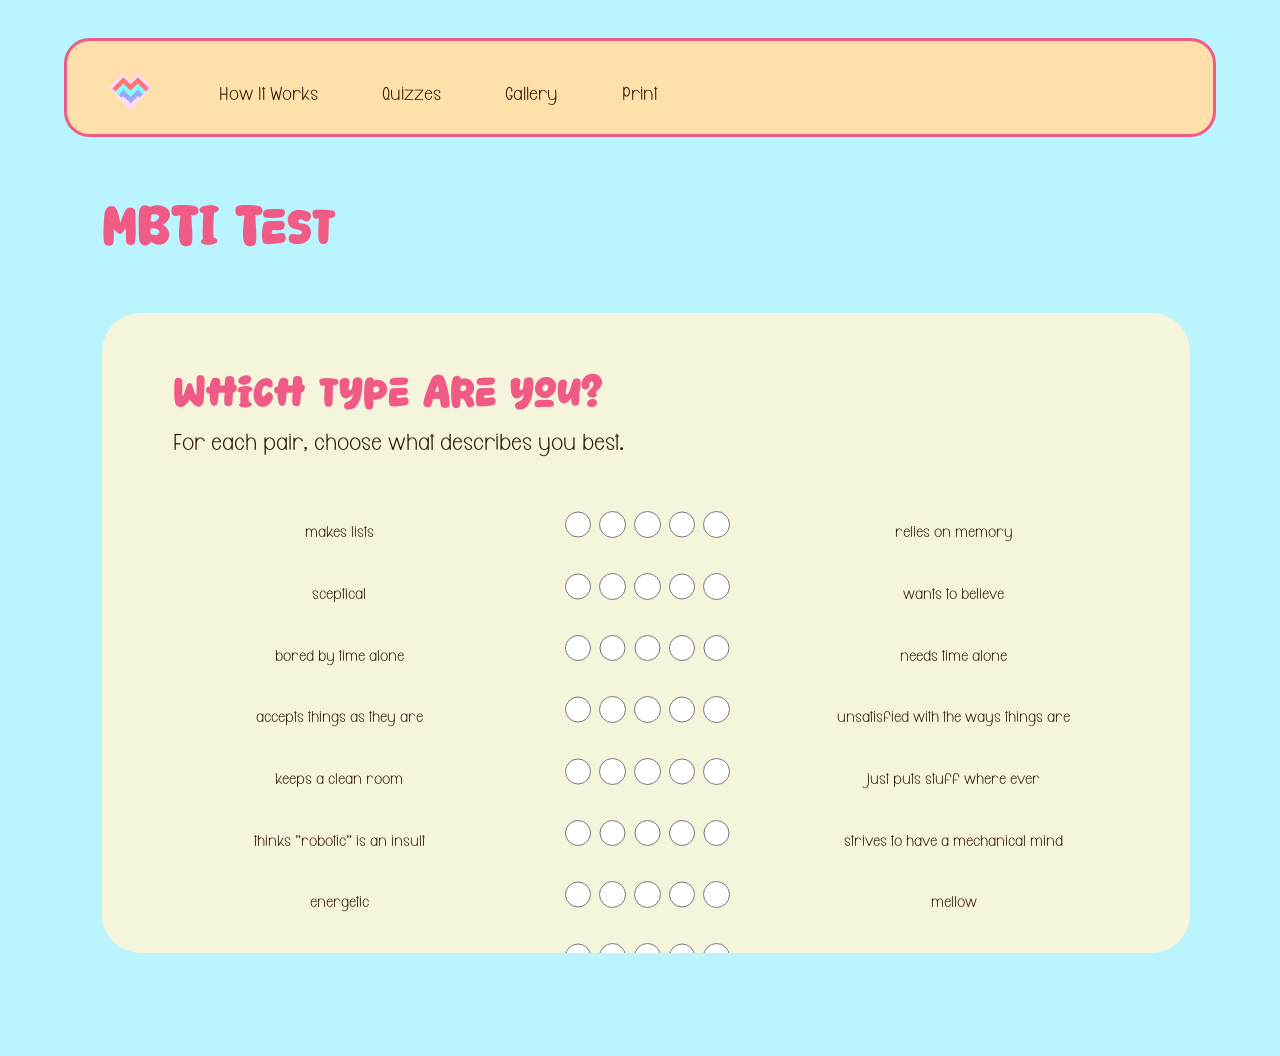
<file: mbtiTest.html>
<!DOCTYPE html>
<html lang="en">
<head>
    <meta charset="UTF-8">
    <meta name="viewport" content="width=device-width, initial-scale=1.0">
    <title>Personality Type Quiz</title>
    <link rel="stylesheet" href="reset.css">
    <link rel="stylesheet" href="style.css">
    <link rel="icon" type="image/svg" href="favicon.svg">
    
</head>
<body>
    <nav>
        <div>
            <a href="index.html">
                <img src="images/logo.png">
            </a>
            <p><a href="steps.html">How It Works</a></p>
            <div class="dropdown">
                <p><a href="quizzes.html">Quizzes</a></p>
                <ul class="dropdown-menu">
                    <li><a href="mbtiTest.html">MBTI</a></li>
                    <li><a href="zodiacTest.html">Zodiac</a></li>
                </ul>
            </div>
            <div class="dropdown">
                <p><a href="gallery.html">Gallery</a></p>
                <ul class="dropdown-menu">
                    <li><a href="mbti.html">MBTI</a></li>
                    <li><a href="zodiac.html">Zodiac</a></li>
                </ul>
            </div>            
            <p><a href="print.html">Print</a></p>
        </div>
    </nav>

    <h1 id="title">MBTI Test</h1>
    <div id="window">
        <h2>Which type are you?</h2>
        <p>For each pair, choose what describes you best.</p>
        <div id="quiz"></div>
        <button id="submit">Submit</button>
        
        
        <div id="err">Please answer every question.</div>
        <div id="result"><div>Your type</div><div id="type"></div></div>

        <p class="credit">Based on the Open Extended Jungian Type Scales 1.2 by Eric Jorgenson (openpsychometrics.org),
        licensed <a href="https://creativecommons.org/licenses/by-nc-sa/4.0/">CC BY-NC-SA 4.0</a>. Not the MBTI and not affiliated with it.
        No guarantee of accuracy.</p>
    </div>
    <script src="script.js"></script>
    <script>
const Q = [
  ["makes lists","relies on memory"],
  ["sceptical","wants to believe"],
  ["bored by time alone","needs time alone"],
  ["accepts things as they are","unsatisfied with the ways things are"],
  ["keeps a clean room","just puts stuff where ever"],
  ["thinks \"robotic\" is an insult","strives to have a mechanical mind"],
  ["energetic","mellow"],
  ["prefer to take multiple choice test","prefer essay answers"],
  ["chaotic","organized"],
  ["easily hurt","thick-skinned"],
  ["works best in groups","works best alone"],
  ["focused on the present","focused on the future"],
  ["plans far ahead","plans at the last minute"],
  ["wants people's respect","wants their love"],
  ["gets worn out by parties","gets fired up by parties"],
  ["fits in","stands out"],
  ["keeps options open","commits"],
  ["wants to be good at fixing things","wants to be good at fixing people"],
  ["talks more","listens more"],
  ["when describing an event, will tell people what happened","when describing an event, will tell people what it meant"],
  ["gets work done right away","procrastinates"],
  ["follows the heart","follows the head"],
  ["stays at home","goes out on the town"],
  ["wants the big picture","wants the details"],
  ["improvises","prepares"],
  ["bases morality on justice","bases morality on compassion"],
  ["finds it difficult to yell very loudly","yelling to others when they are far away comes naturally"],
  ["theoretical","empirical"],
  ["works hard","plays hard"],
  ["uncomfortable with emotions","values emotions"],
  ["likes to perform in front of other people","avoids public speaking"],
  ["likes to know \"who?\", \"what?\", \"when?\"","likes to know \"why?\""]
];

const SCORING = {
  IE: { base:30, terms:{3:-1, 7:-1, 11:-1, 15:+1, 19:-1, 23:+1, 27:+1, 31:-1} },
  SN: { base:12, terms:{4:+1, 8:+1, 12:+1, 16:+1, 20:+1, 24:-1, 28:-1, 32:+1} },
  FT: { base:30, terms:{2:-1, 6:+1, 10:+1, 14:-1, 18:-1, 22:+1, 26:-1, 30:-1} },
  JP: { base:18, terms:{1:+1, 5:+1, 9:-1, 13:+1, 17:-1, 21:+1, 25:-1, 29:+1} }
};

const quiz = document.getElementById("quiz");
Q.forEach(([l, r], i) => {
  const n = i + 1;
  let radios = "";
  for (let v = 1; v <= 5; v++)
    radios += `<label><input type="radio" name="q${n}" value="${v}" aria-label="${v}"></label>`;
  quiz.insertAdjacentHTML("beforeend",
    `<div class="q"><div class="row"><div class="lab">${l}</div><div class="scale">${radios}</div><div class="lab r">${r}</div></div></div>`);
});

function score(answers) {
  const out = {};
  for (const [axis, { base, terms }] of Object.entries(SCORING)) {
    let s = base;
    for (const [q, sign] of Object.entries(terms)) s += sign * answers[q];
    out[axis] = s;
  }
  return (out.IE > 24 ? "E" : "I") + (out.SN > 24 ? "N" : "S") +
         (out.FT > 24 ? "T" : "F") + (out.JP > 24 ? "P" : "J");
}

document.getElementById("submit").addEventListener("click", () => {
  const answers = {};
  for (let n = 1; n <= 32; n++) {
    const c = document.querySelector(`input[name="q${n}"]:checked`);
    if (!c) { document.getElementById("err").style.display = "block"; return; }
    answers[n] = +c.value;
  }
  document.getElementById("err").style.display = "none";
  document.getElementById("type").textContent = score(answers);
  const box = document.getElementById("result");
  box.style.display = "block";
  box.scrollIntoView({ behavior: "smooth" });
});
</script>
        
</body>
</html>
</file>
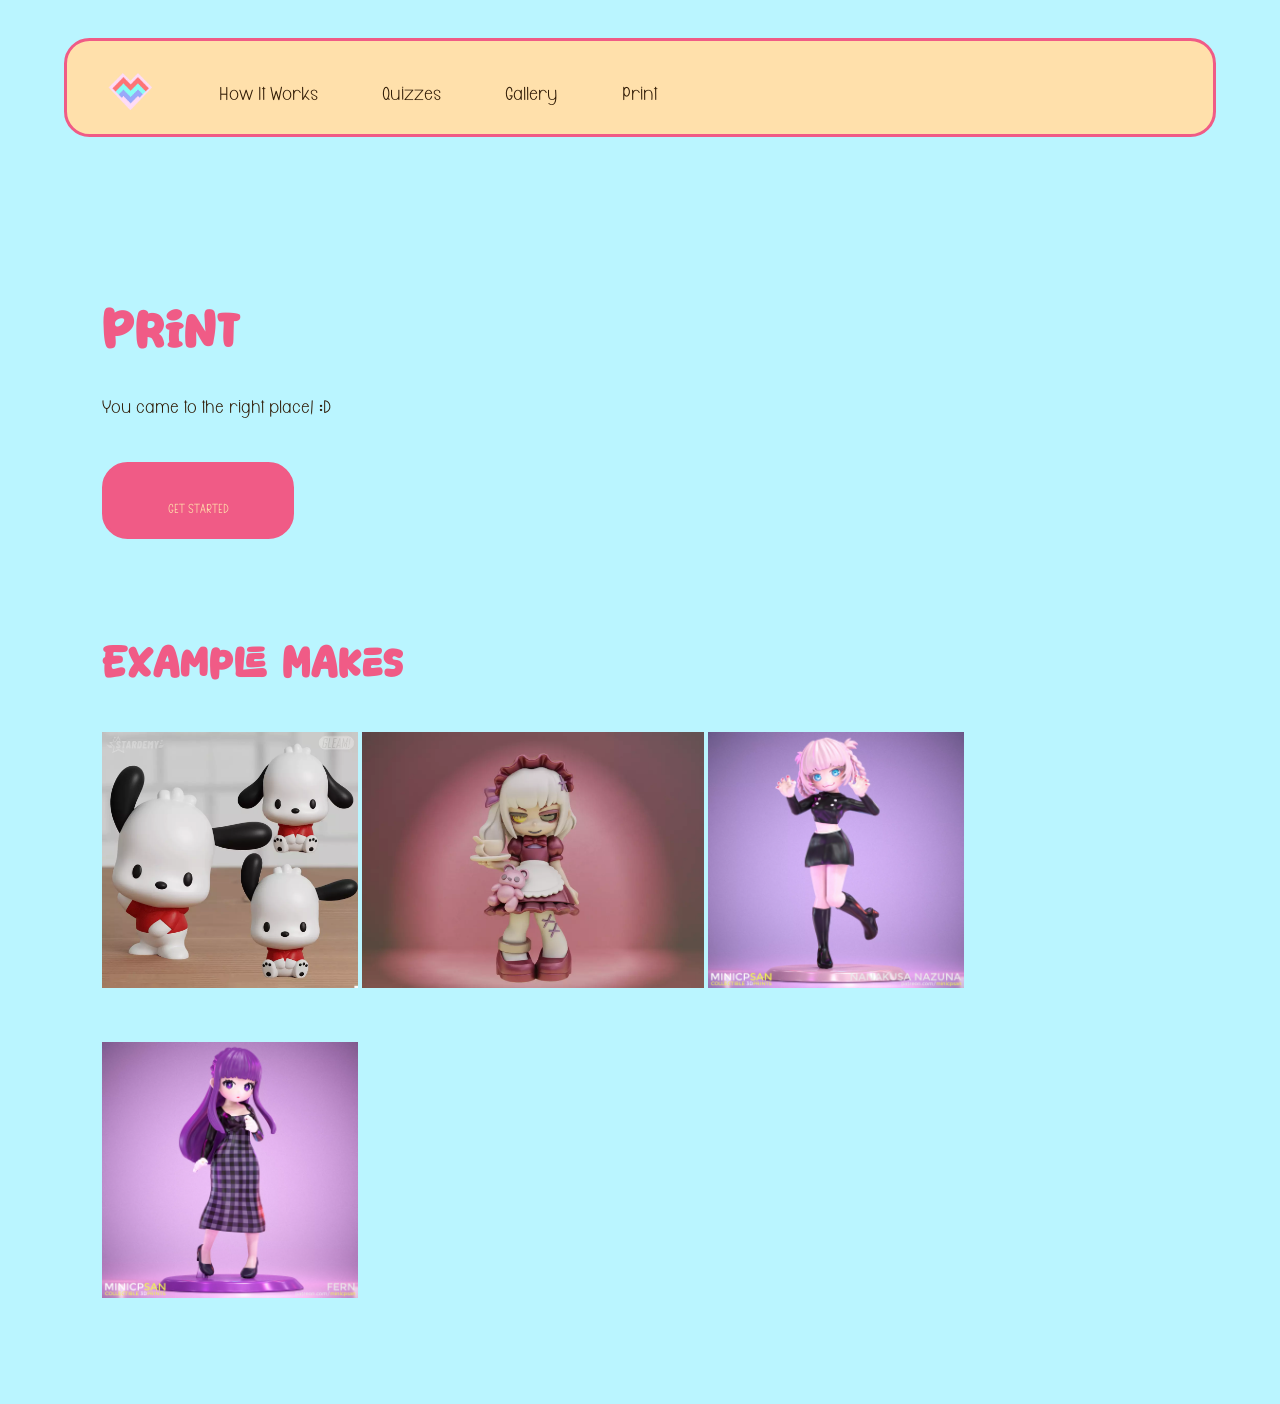
<file: print.html>
<!DOCTYPE html>
<html lang="en">
<head>
    <meta charset="UTF-8">
    <meta name="viewport" content="width=device-width, initial-scale=1.0">
    <title>Landing Page</title>
    <link rel="stylesheet" href="reset.css">
    <link rel="stylesheet" href="style.css">
    <link rel="icon" type="image/svg" href="favicon.svg">
</head>
<body>
    <nav>
        <div>
            <a href="index.html">
                <img src="images/logo.png">
            </a>
            <p><a href="steps.html">How It Works</a></p>
            <div class="dropdown">
                <p><a href="quizzes.html">Quizzes</a></p>
                <ul class="dropdown-menu">
                    <li><a href="mbtiTest.html">MBTI</a></li>
                    <li><a href="zodiacTest.html">Zodiac</a></li>
                </ul>
            </div>
            <div class="dropdown">
                <p><a href="gallery.html">Gallery</a></p>
                <ul class="dropdown-menu">
                    <li><a href="mbti.html">MBTI</a></li>
                    <li><a href="zodiac.html">Zodiac</a></li>
                </ul>
            </div>            
            <p><a href="print.html">Print</a></p>
        </div>
    </nav>

    <header>
        <h1>Print</h1>
        <p>You came to the right place! :D </p>
        <button>GET STARTED</button>
    </header>
    
    <section id="slideshow">
        <h2>Example Makes</h2>
        <img src="images/image1.png">
        <img src="images/image2.png">
        <img src="images/image3.png">
        <img src="images/image4.png">
    </section>

    <script src="script.js"></script>
</body>
</html>
</file>
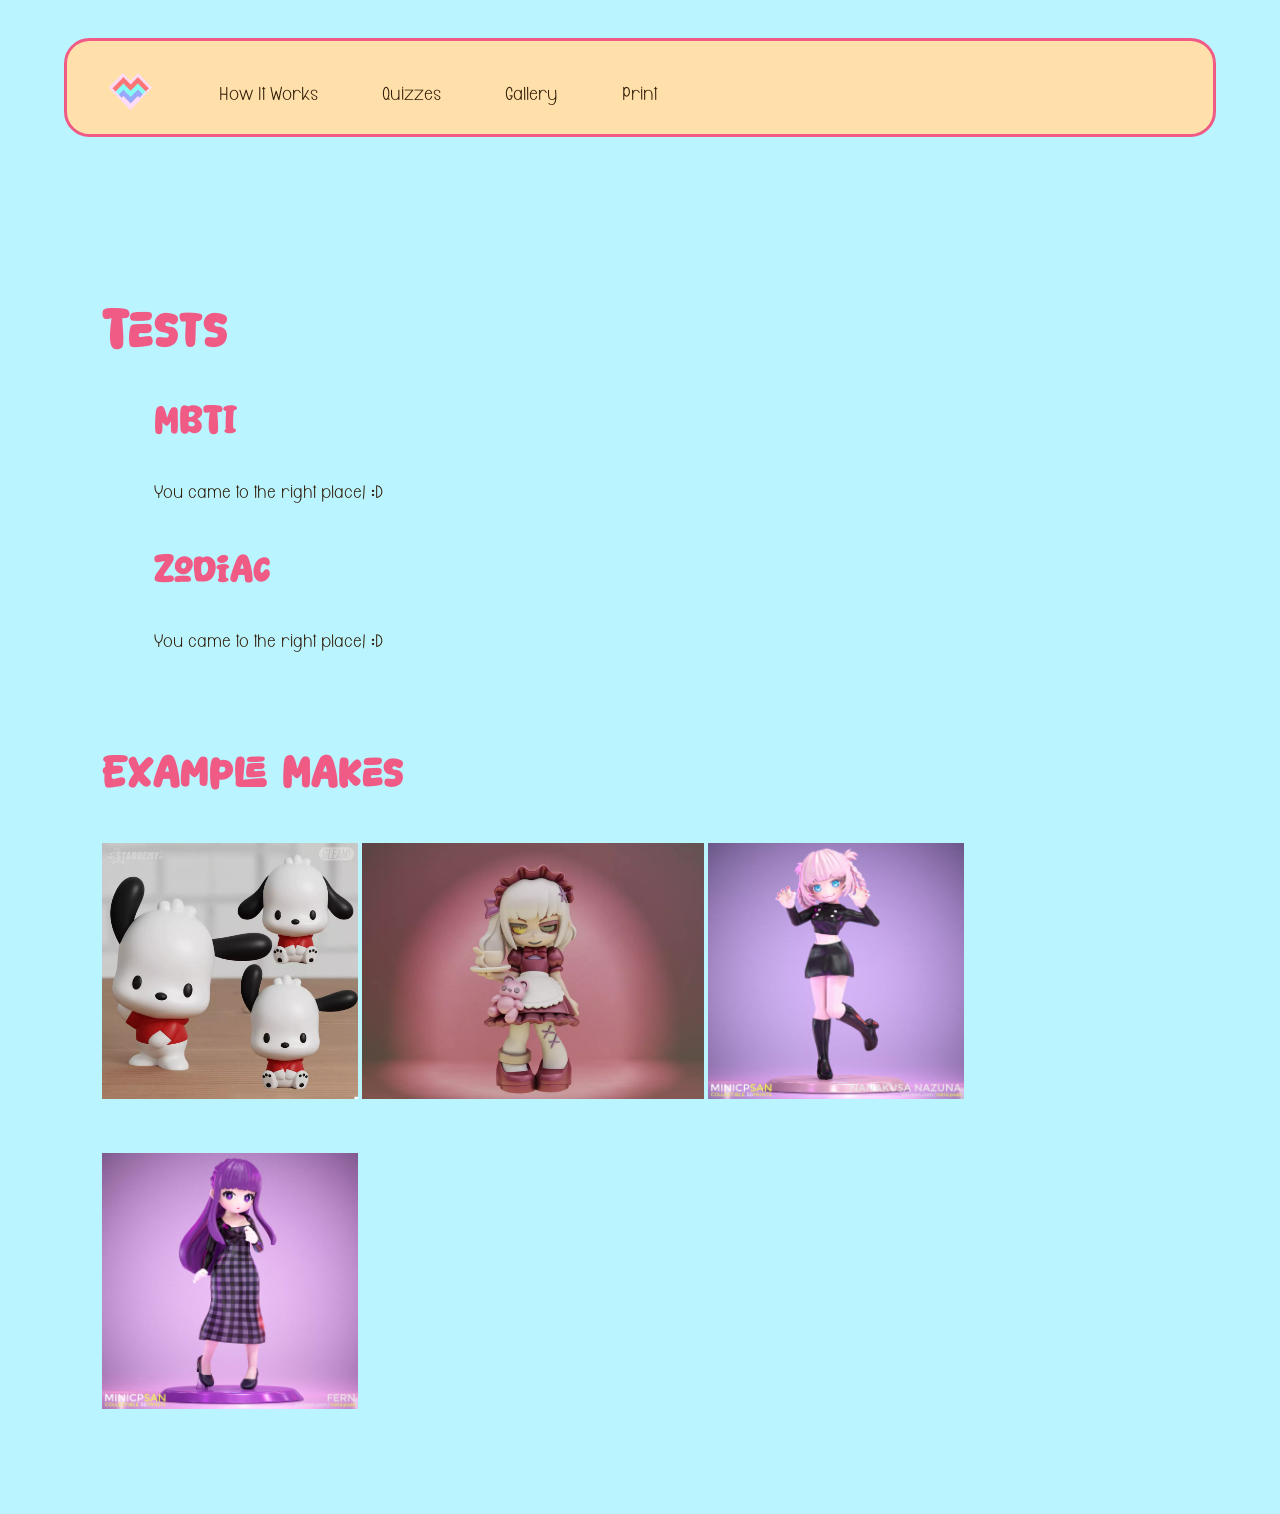
<file: quizzes.html>
<!DOCTYPE html>
<html lang="en">
<head>
    <meta charset="UTF-8">
    <meta name="viewport" content="width=device-width, initial-scale=1.0">
    <title>Landing Page</title>
     <link rel="stylesheet" href="reset.css">
    <link rel="stylesheet" href="style.css">
    <link rel="icon" type="image/svg" href="favicon.svg">
</head>
<body>
    <nav>
        <div>
            <a href="index.html">
                <img src="images/logo.png">
            </a>
            <p><a href="steps.html">How It Works</a></p>
            <div class="dropdown">
                <p><a href="quizzes.html">Quizzes</a></p>
                <ul class="dropdown-menu">
                    <li><a href="mbtiTest.html">MBTI</a></li>
                    <li><a href="zodiacTest.html">Zodiac</a></li>
                </ul>
            </div>
            <div class="dropdown">
                <p><a href="gallery.html">Gallery</a></p>
                <ul class="dropdown-menu">
                    <li><a href="mbti.html">MBTI</a></li>
                    <li><a href="zodiac.html">Zodiac</a></li>
                </ul>
            </div>            
            <p><a href="print.html">Print</a></p>
        </div>
    </nav>

    <header>
        <h1>Tests</h1>
        <div id="sets">
            <div id="set">
                <a href="mbtiTest.html">
                    <h2>MBTI</h2>
                </a>
                <p>You came to the right place! :D </p>
            </div>

            <div id="set">
                <a href="zodiacTest.html">
                    <h2>Zodiac</h2>
                </a>
                <p>You came to the right place! :D </p>
            </div>
        </div>
    </header>
    
    <section id="slideshow">
        <h2>Example Makes</h2>
        <img src="images/image1.png">
        <img src="images/image2.png">
        <img src="images/image3.png">
        <img src="images/image4.png">
    </section>

    <script src="script.js"></script>
</body>
</html>
</file>
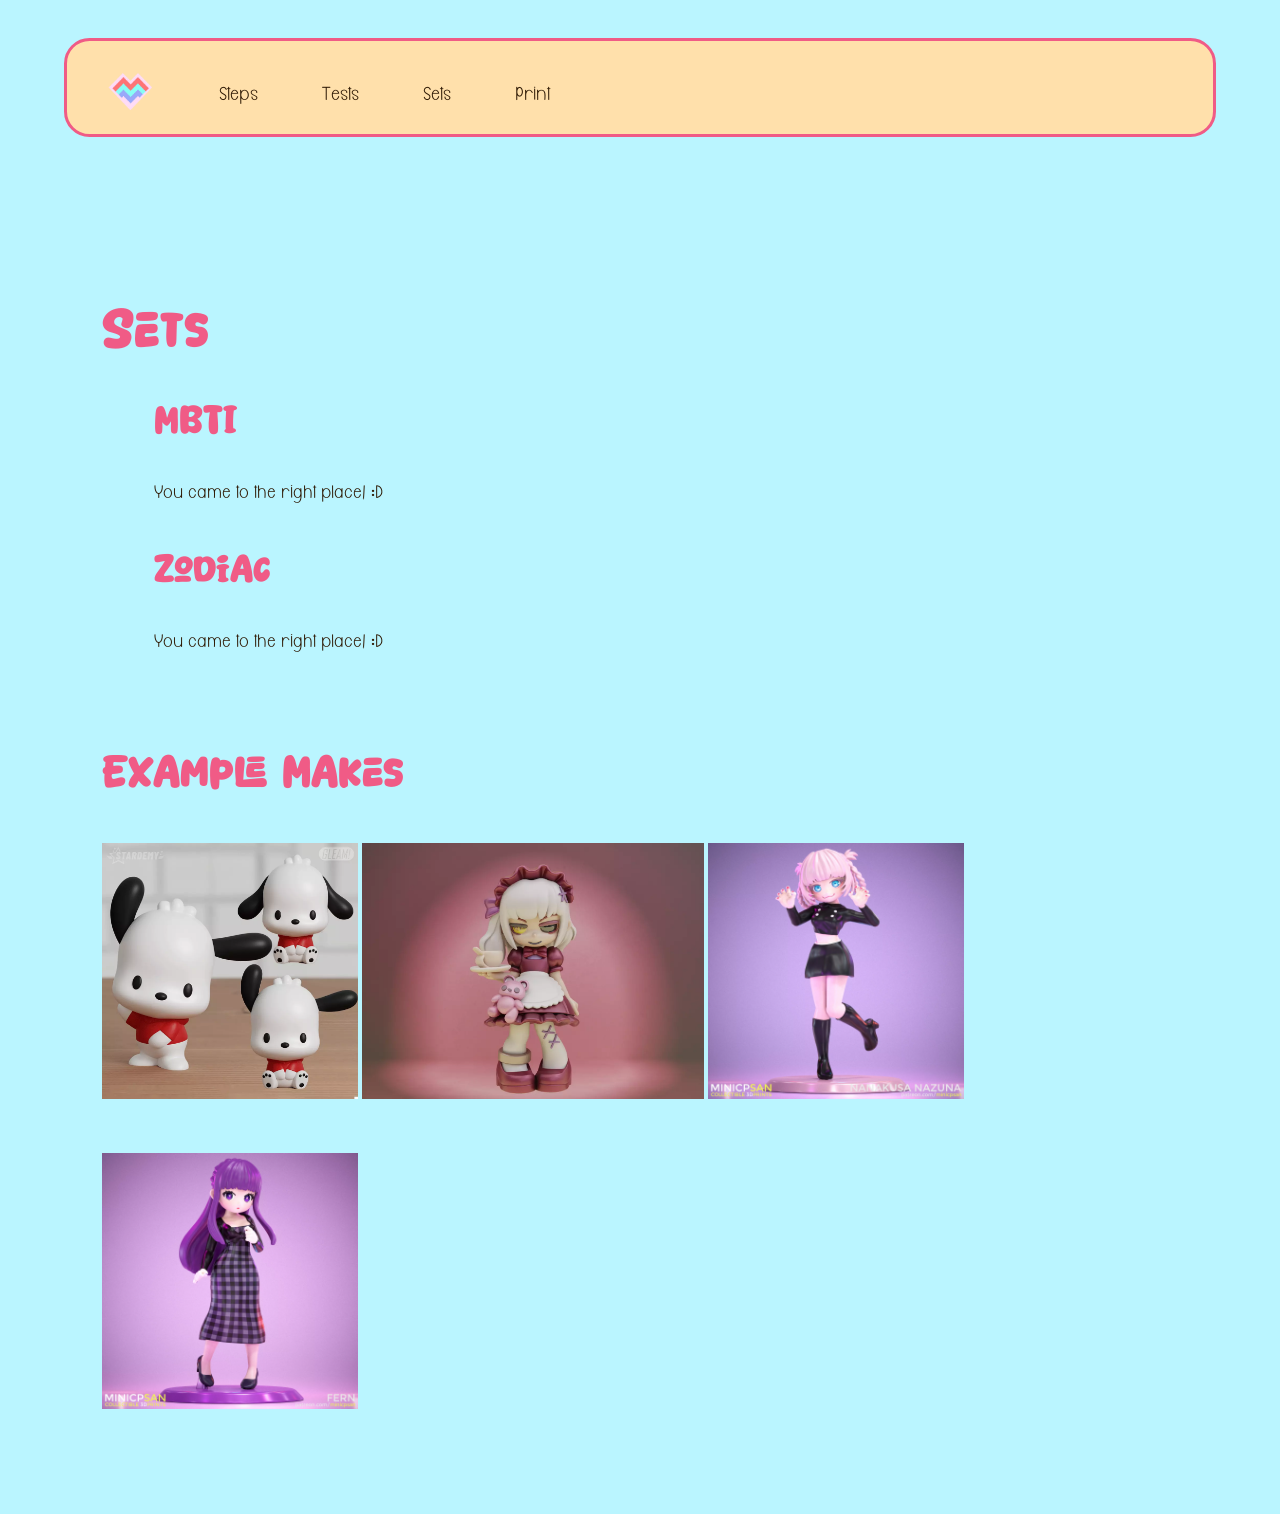
<file: sets.html>
<!DOCTYPE html>
<html lang="en">
<head>
    <meta charset="UTF-8">
    <meta name="viewport" content="width=device-width, initial-scale=1.0">
    <title>Landing Page</title>
     <link rel="stylesheet" href="reset.css">
    <link rel="stylesheet" href="style.css">
    <link rel="icon" type="image/svg" href="favicon.svg">
</head>
<body>
    <nav>
        <div>
            <a href="index.html">
                <img src="images/logo.png">
            </a>
            <p><a href="steps.html">Steps</a></p>
            <div class="dropdown">
                <p><a href="test.html">Tests</a></p>
                <ul class="dropdown-menu">
                    <li><a href="mbtiTest.html">MBTI</a></li>
                    <li><a href="zodiacTest.html">Zodiac</a></li>
                </ul>
            </div>
            <div class="dropdown">
                <p><a href="sets.html">Sets</a></p>
                <ul class="dropdown-menu">
                    <li><a href="mbti.html">MBTI</a></li>
                    <li><a href="zodiac.html">Zodiac</a></li>
                </ul>
            </div>            
            <p><a href="print.html">Print</a></p>
        </div>
    </nav>

    <header>
        <h1>Sets</h1>
        <div id="sets">
            <div id="set">
                <a href="mbti.html">
                    <h2>MBTI</h2>
                </a>
                <p>You came to the right place! :D </p>
            </div>

            <div id="set">
                <a href="zodiac.html">
                    <h2>Zodiac</h2>
                </a>
                <p>You came to the right place! :D </p>
            </div>
        </div>
    </header>
    
    <section id="slideshow">
        <h2>Example Makes</h2>
        <img src="images/image1.png">
        <img src="images/image2.png">
        <img src="images/image3.png">
        <img src="images/image4.png">
    </section>

    <script src="script.js"></script>
</body>
</html>
</file>
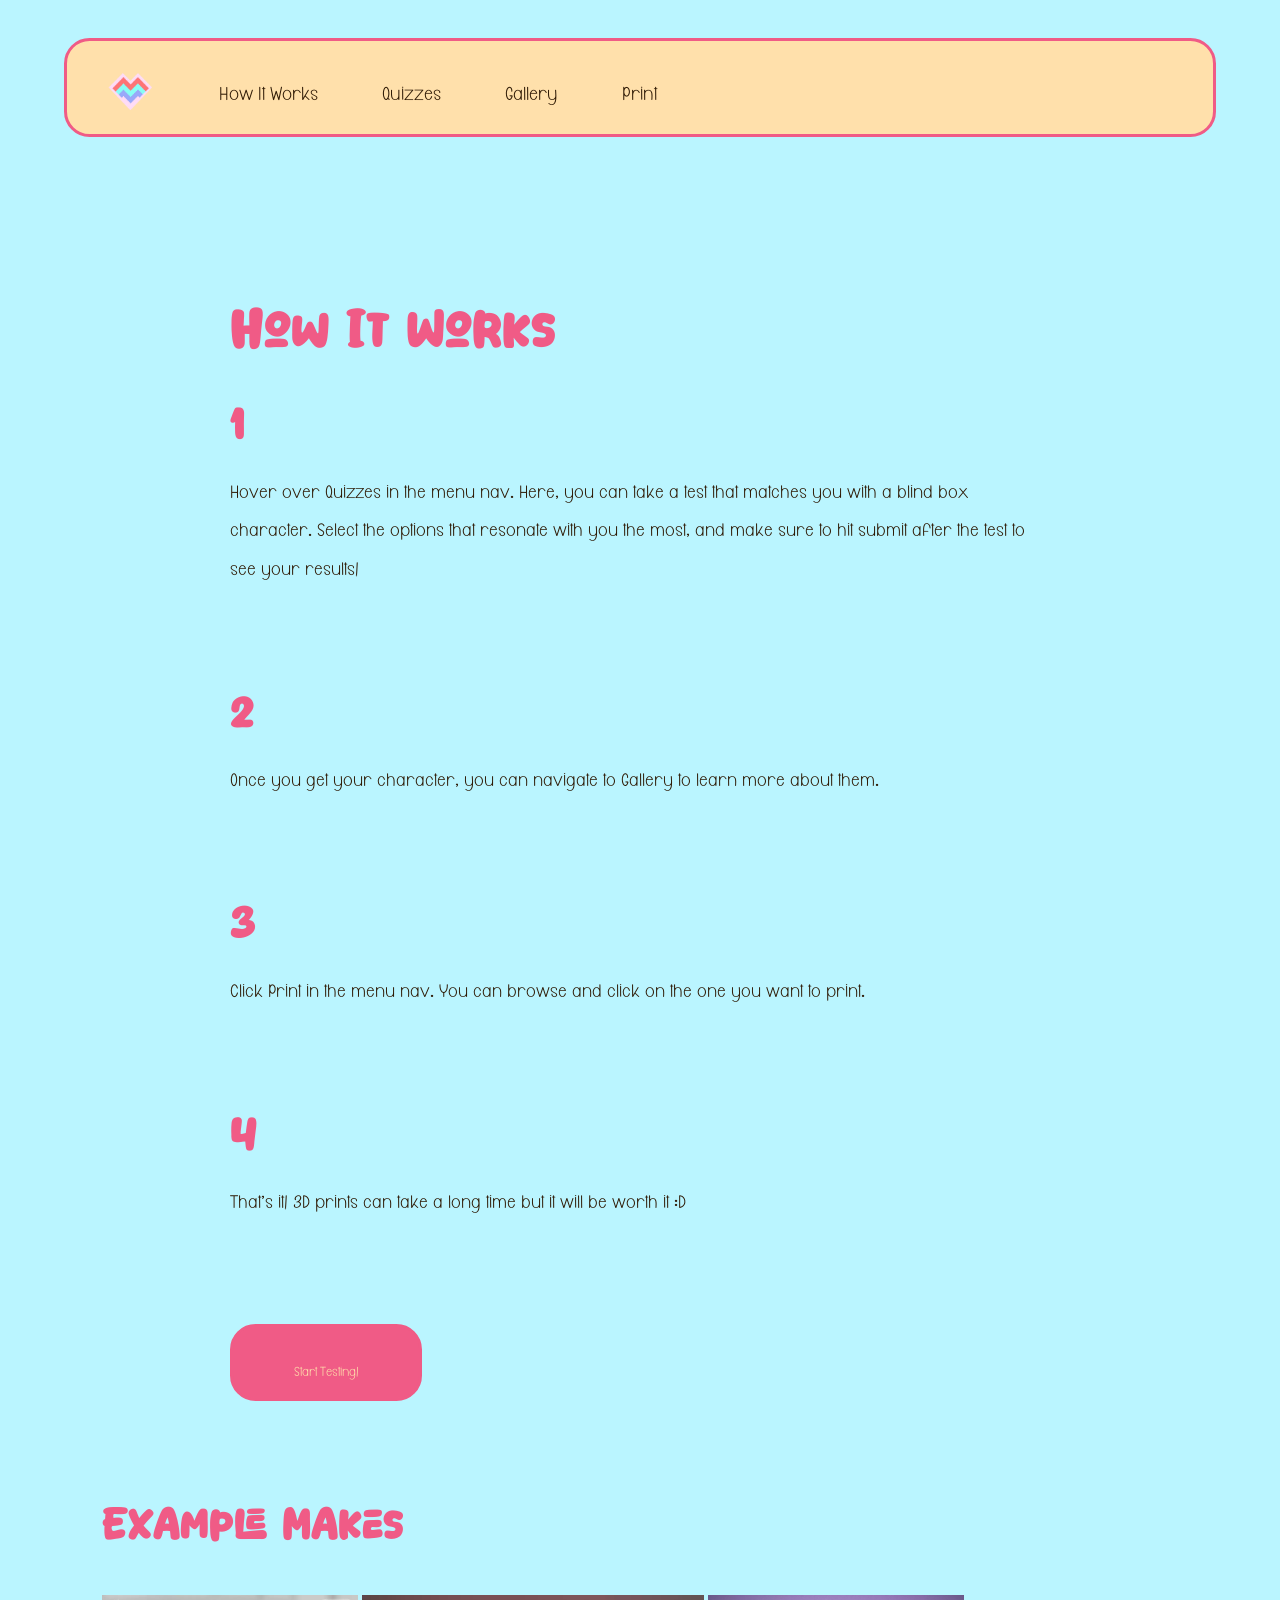
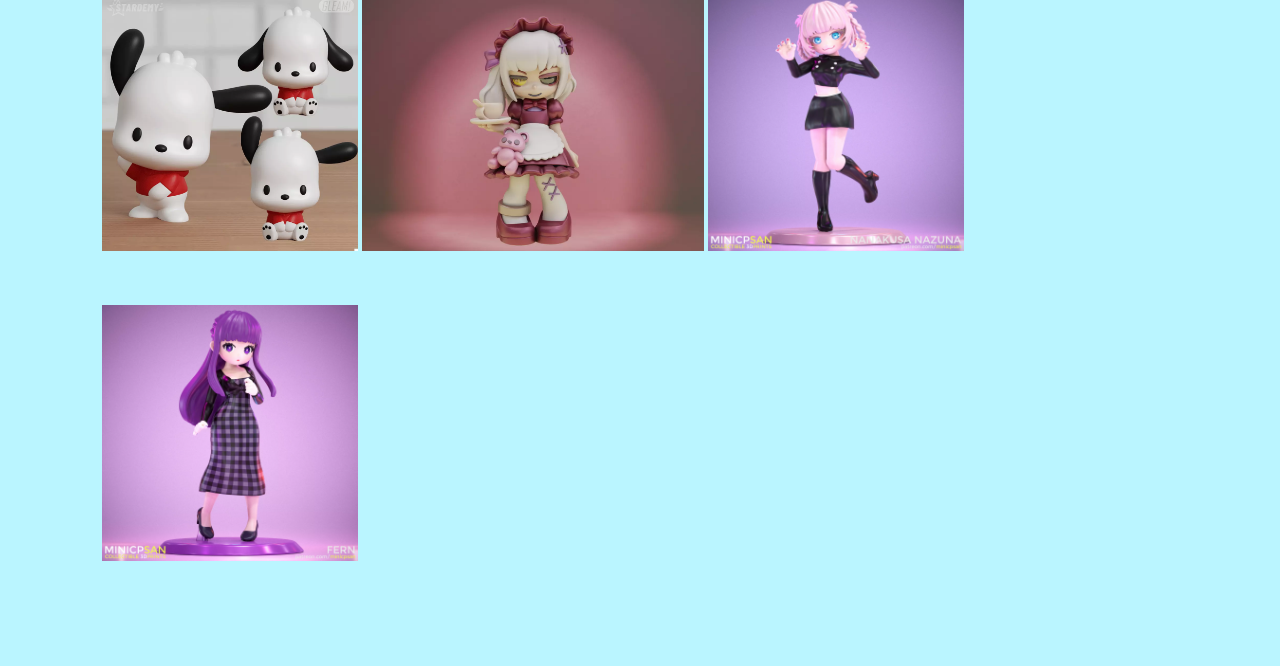
<file: steps.html>
<!DOCTYPE html>
<html lang="en">
<head>
    <meta charset="UTF-8">
    <meta name="viewport" content="width=device-width, initial-scale=1.0">
    <title>Landing Page</title>
    <link rel="stylesheet" href="reset.css">
    <link rel="stylesheet" href="style.css">
    <link rel="icon" type="image/svg" href="favicon.svg">
</head>
<body>
    <nav>
        <div>
            <a href="index.html">
                <img src="images/logo.png">
            </a>
            <p><a href="steps.html">How It Works</a></p>
            <div class="dropdown">
                <p><a href="quizzes.html">Quizzes</a></p>
                <ul class="dropdown-menu">
                    <li><a href="mbtiTest.html">MBTI</a></li>
                    <li><a href="zodiacTest.html">Zodiac</a></li>
                </ul>
            </div>
            <div class="dropdown">
                <p><a href="gallery.html">Gallery</a></p>
                <ul class="dropdown-menu">
                    <li><a href="mbti.html">MBTI</a></li>
                    <li><a href="zodiac.html">Zodiac</a></li>
                </ul>
            </div>            
            <p><a href="print.html">Print</a></p>
        </div>
    </nav>

    <header>
        <div class="steps">
            <h1>How It Works</h1>

            <div class="step">
                <h2>1</h2>
                <p>Hover over Quizzes in the menu nav. Here, you can take a test that matches you with a blind box character. Select the options that resonate with you the most, and
                    make sure to hit submit after the test to see your results!</p>
                <img>
            </div>

            <div class="step">
                <h2>2</h2>
                <p>Once you get your character, you can navigate to Gallery to learn more about them. </p>
                <img>
            </div>

            <div class="step">
                <h2>3</h2>
                <p>Click Print in the menu nav. You can browse and click on the one you want to print. </p>
                <img>
            </div>

            <div class="step">
                <h2>4</h2>
                <p>That's it! 3D prints can take a long time but it will be worth it :D </p>
                <img>
            </div>
        </div>
    </header>

    <a href="test.html">
        <button style= "margin-left: 10vw; margin-top: 4vw;">Start Testing!</button>
    </a>

    <section id="slideshow">
        <h2>Example Makes</h2>
        <img src="images/image1.png">
        <img src="images/image2.png">
        <img src="images/image3.png">
        <img src="images/image4.png">
    </section>

    <script src="script.js"></script>
</body>
</html>
</file>
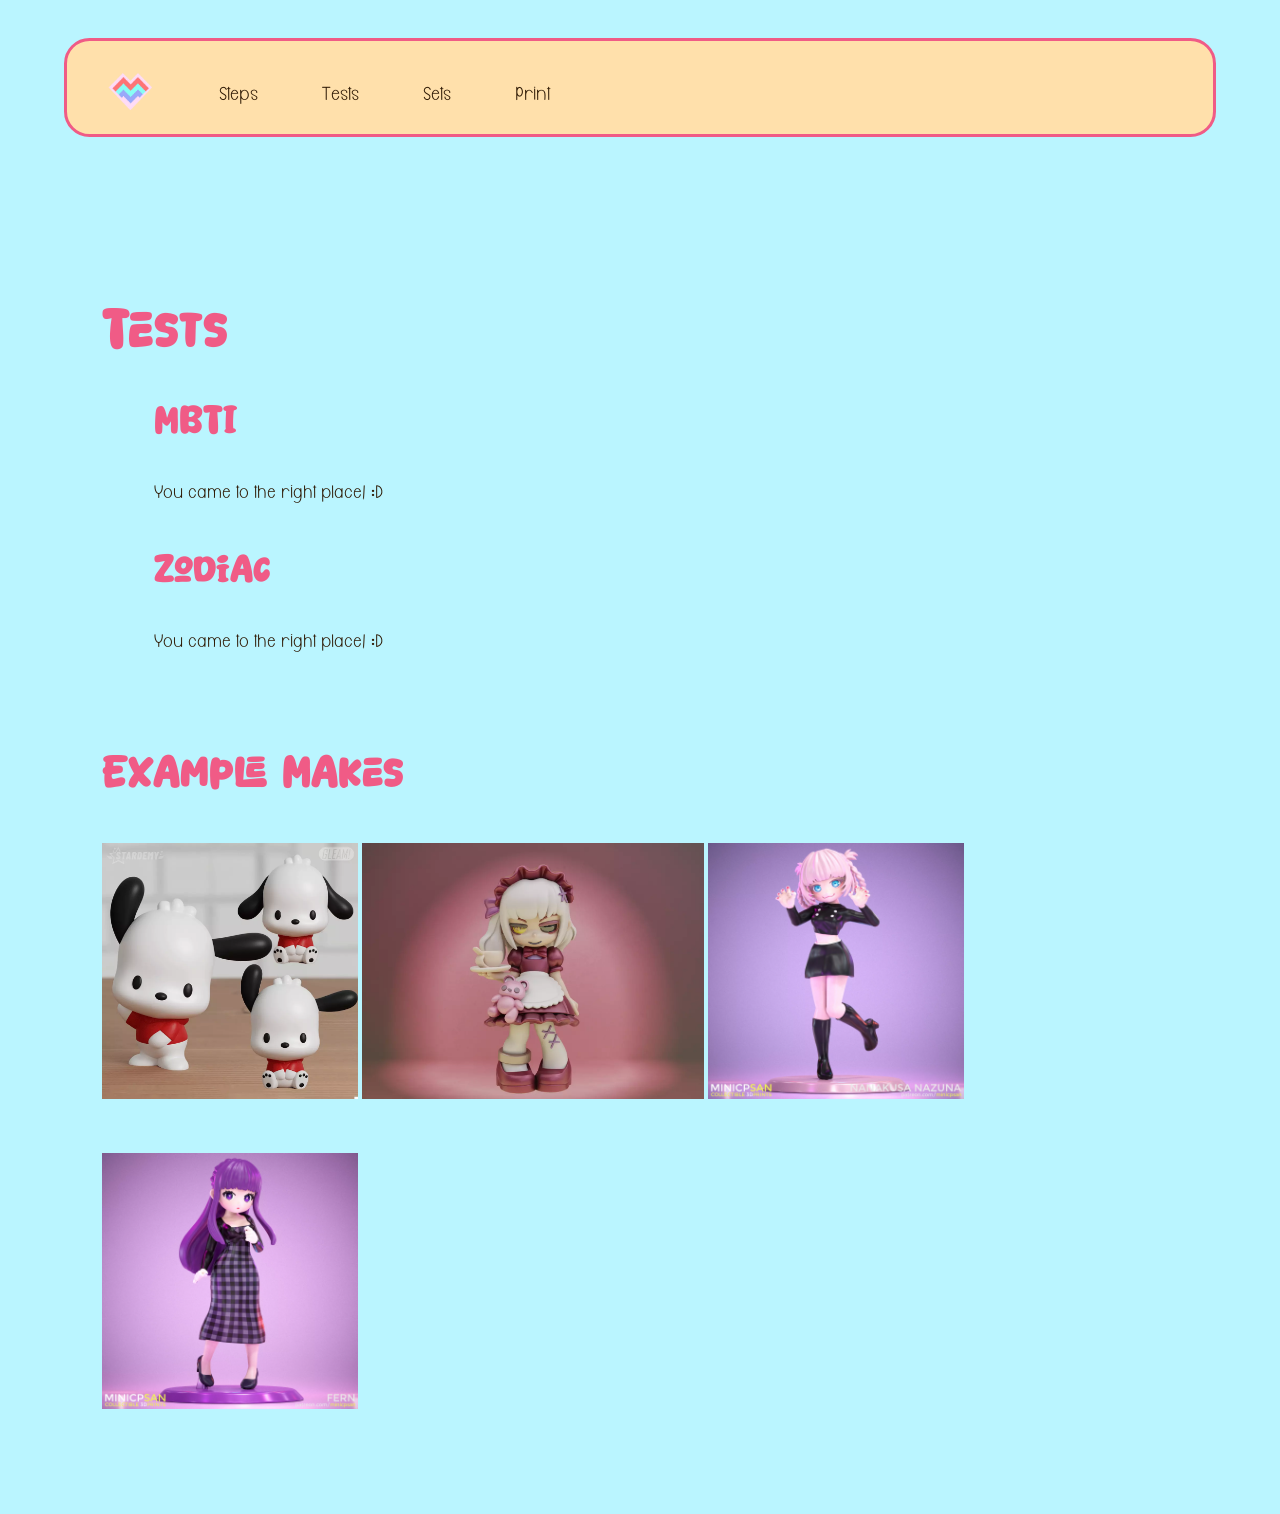
<file: test.html>
<!DOCTYPE html>
<html lang="en">
<head>
    <meta charset="UTF-8">
    <meta name="viewport" content="width=device-width, initial-scale=1.0">
    <title>Landing Page</title>
     <link rel="stylesheet" href="reset.css">
    <link rel="stylesheet" href="style.css">
    <link rel="icon" type="image/svg" href="favicon.svg">
</head>
<body>
    <nav>
        <div>
            <a href="index.html">
                <img src="images/logo.png">
            </a>
            <p><a href="steps.html">Steps</a></p>
            <div class="dropdown">
                <p><a href="test.html">Tests</a></p>
                <ul class="dropdown-menu">
                    <li><a href="mbtiTest.html">MBTI</a></li>
                    <li><a href="zodiacTest.html">Zodiac</a></li>
                </ul>
            </div>
            <div class="dropdown">
                <p><a href="sets.html">Sets</a></p>
                <ul class="dropdown-menu">
                    <li><a href="mbti.html">MBTI</a></li>
                    <li><a href="zodiac.html">Zodiac</a></li>
                </ul>
            </div>            
            <p><a href="print.html">Print</a></p>
        </div>
    </nav>

    <header>
        <h1>Tests</h1>
        <div id="sets">
            <div id="set">
                <a href="mbtiTest.html">
                    <h2>MBTI</h2>
                </a>
                <p>You came to the right place! :D </p>
            </div>

            <div id="set">
                <a href="zodiacTest.html">
                    <h2>Zodiac</h2>
                </a>
                <p>You came to the right place! :D </p>
            </div>
        </div>
    </header>
    
    <section id="slideshow">
        <h2>Example Makes</h2>
        <img src="images/image1.png">
        <img src="images/image2.png">
        <img src="images/image3.png">
        <img src="images/image4.png">
    </section>

    <script src="script.js"></script>
</body>
</html>
</file>
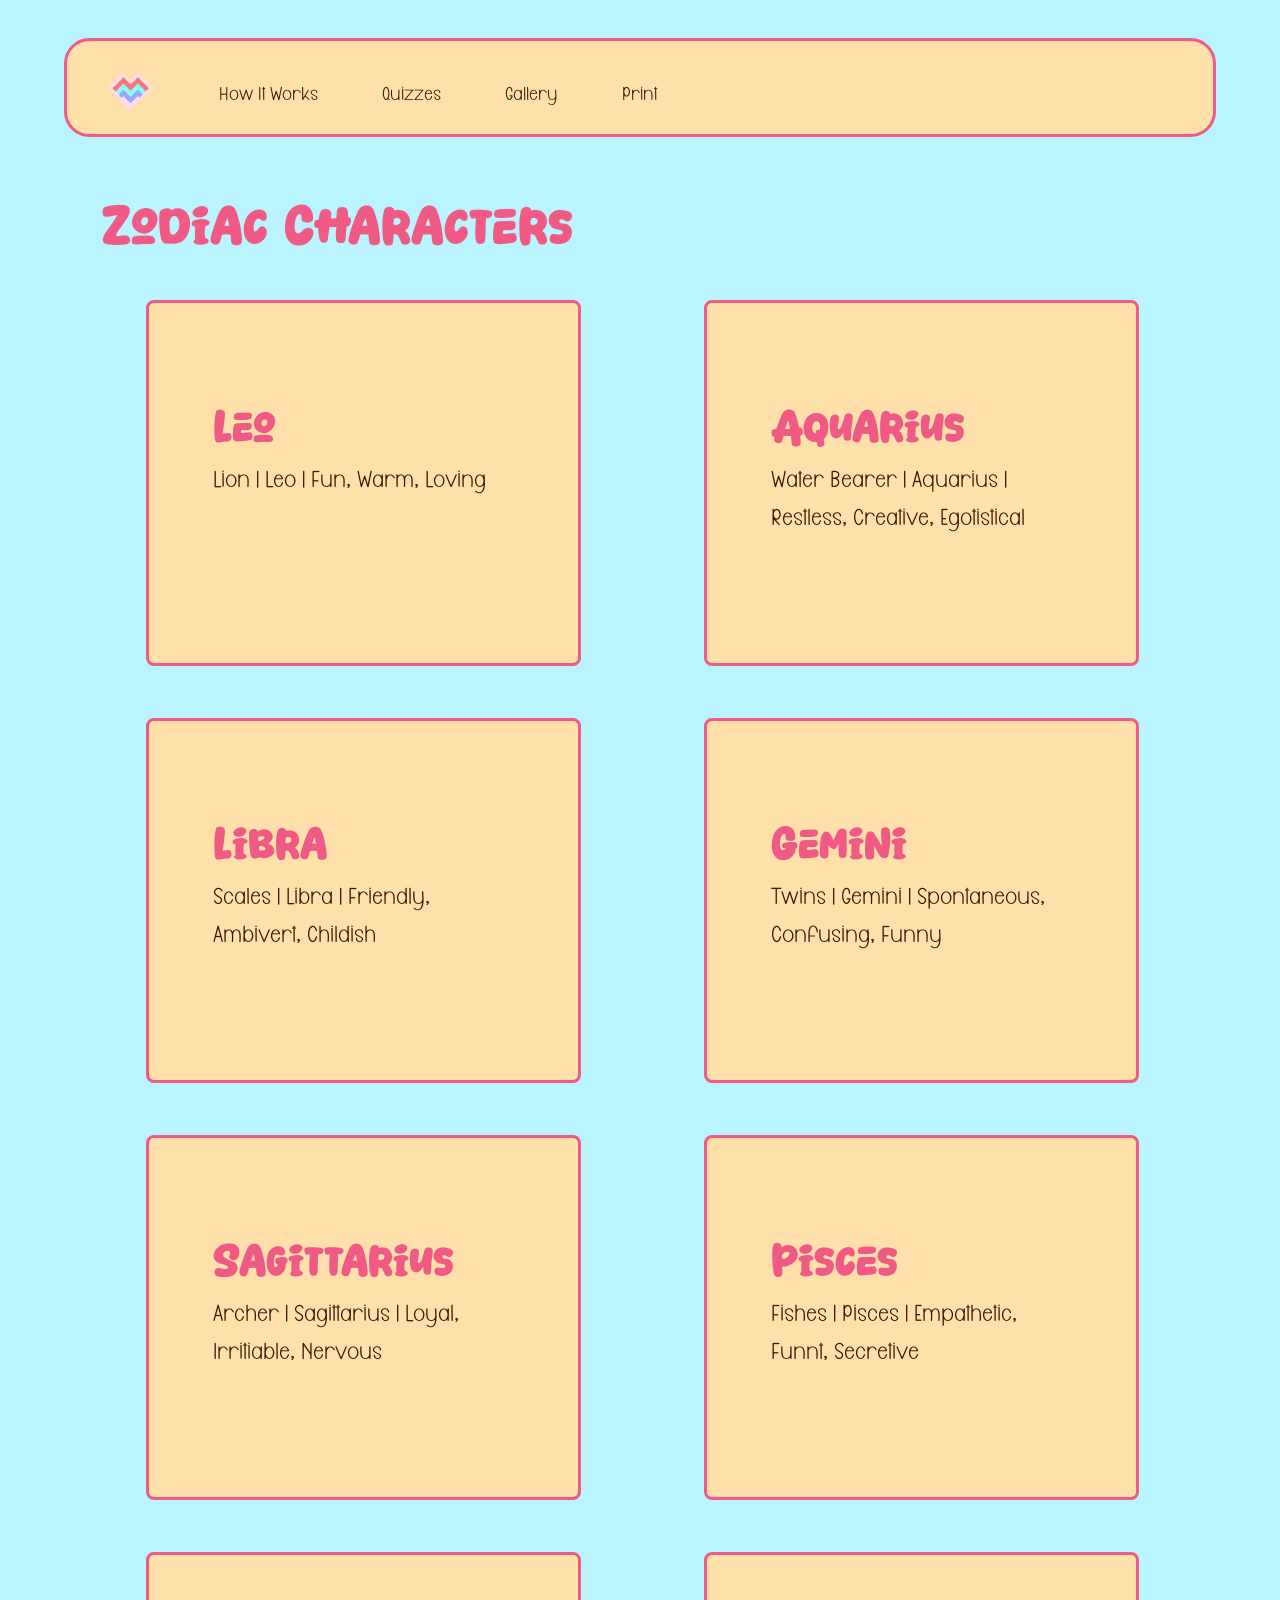
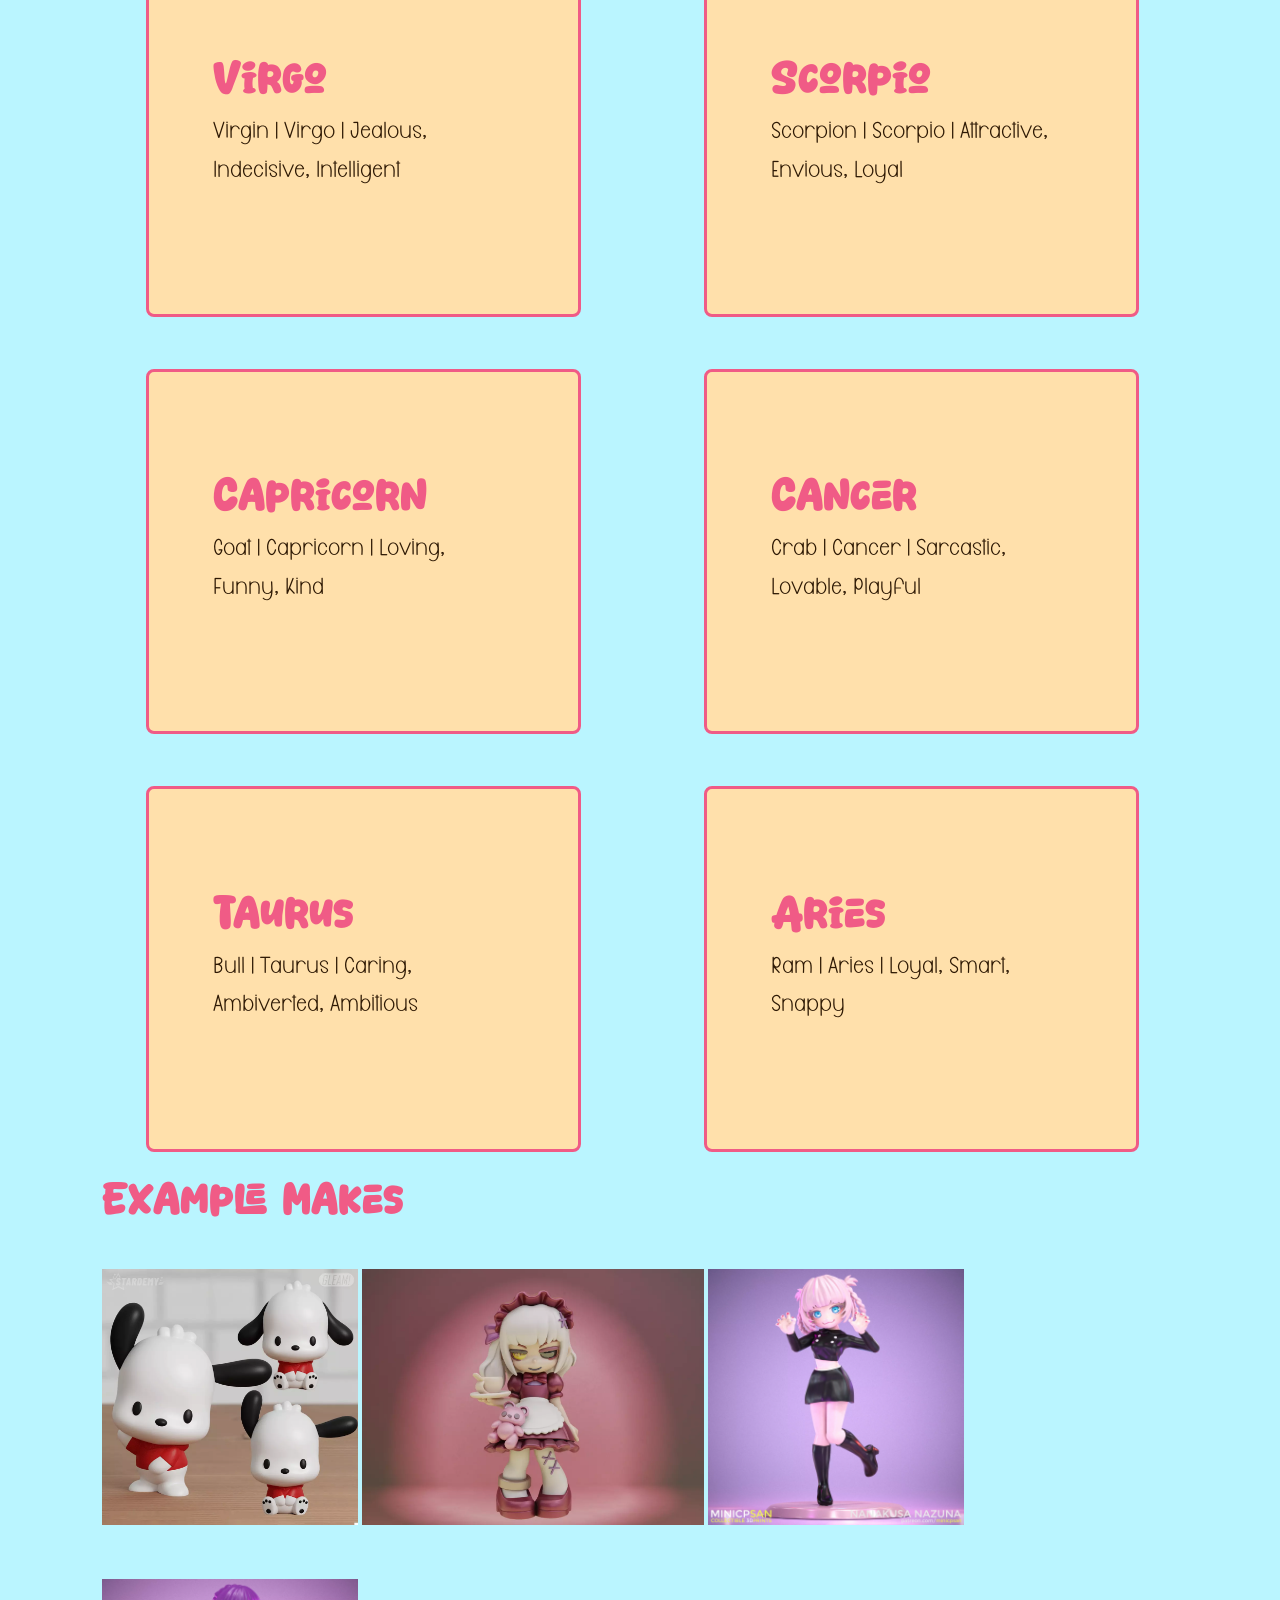
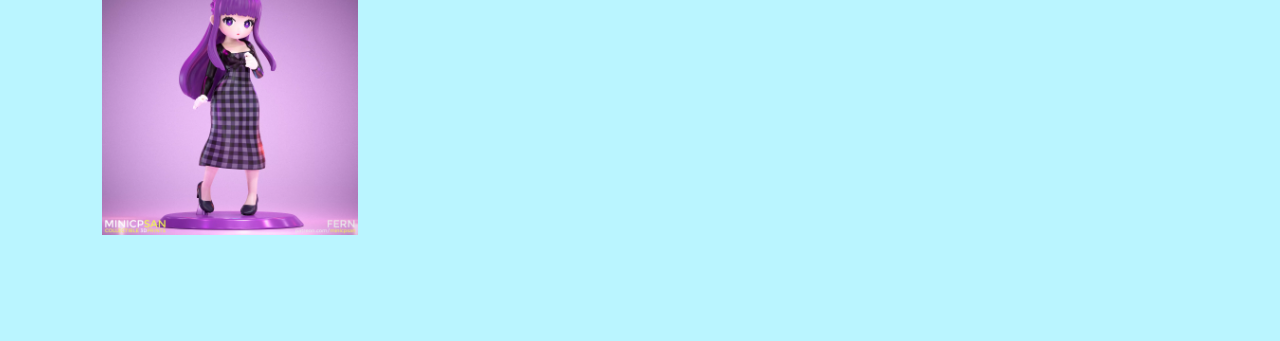
<file: zodiac.html>
<!DOCTYPE html>
<html lang="en">
<head>
    <meta charset="UTF-8">
    <meta name="viewport" content="width=device-width, initial-scale=1.0">
    <title>Sets: Zodiac</title>
     <link rel="stylesheet" href="reset.css">
    <link rel="stylesheet" href="style.css">
    <link rel="icon" type="image/svg" href="favicon.svg">
</head>
<body>
    <nav>
        <div>
            <a href="index.html">
                <img src="images/logo.png">
            </a>
            <p><a href="steps.html">How It Works</a></p>
            <div class="dropdown">
                <p><a href="quizzes.html">Quizzes</a></p>
                <ul class="dropdown-menu">
                    <li><a href="mbtiTest.html">MBTI</a></li>
                    <li><a href="zodiacTest.html">Zodiac</a></li>
                </ul>
            </div>
            <div class="dropdown">
                <p><a href="gallery.html">Gallery</a></p>
                <ul class="dropdown-menu">
                    <li><a href="mbti.html">MBTI</a></li>
                    <li><a href="zodiac.html">Zodiac</a></li>
                </ul>
            </div>            
            <p><a href="print.html">Print</a></p>
        </div>
    </nav>
        
    <h1 id="title">Zodiac Characters</h1>
    <div id="galleryTwo"></div>
    
    <section id="slideshow">
        <h2>Example Makes</h2>
        <img src="images/image1.png">
        <img src="images/image2.png">
        <img src="images/image3.png">
        <img src="images/image4.png">
    </section>

    <script src="script.js"></script>
</body>
</html>
</file>
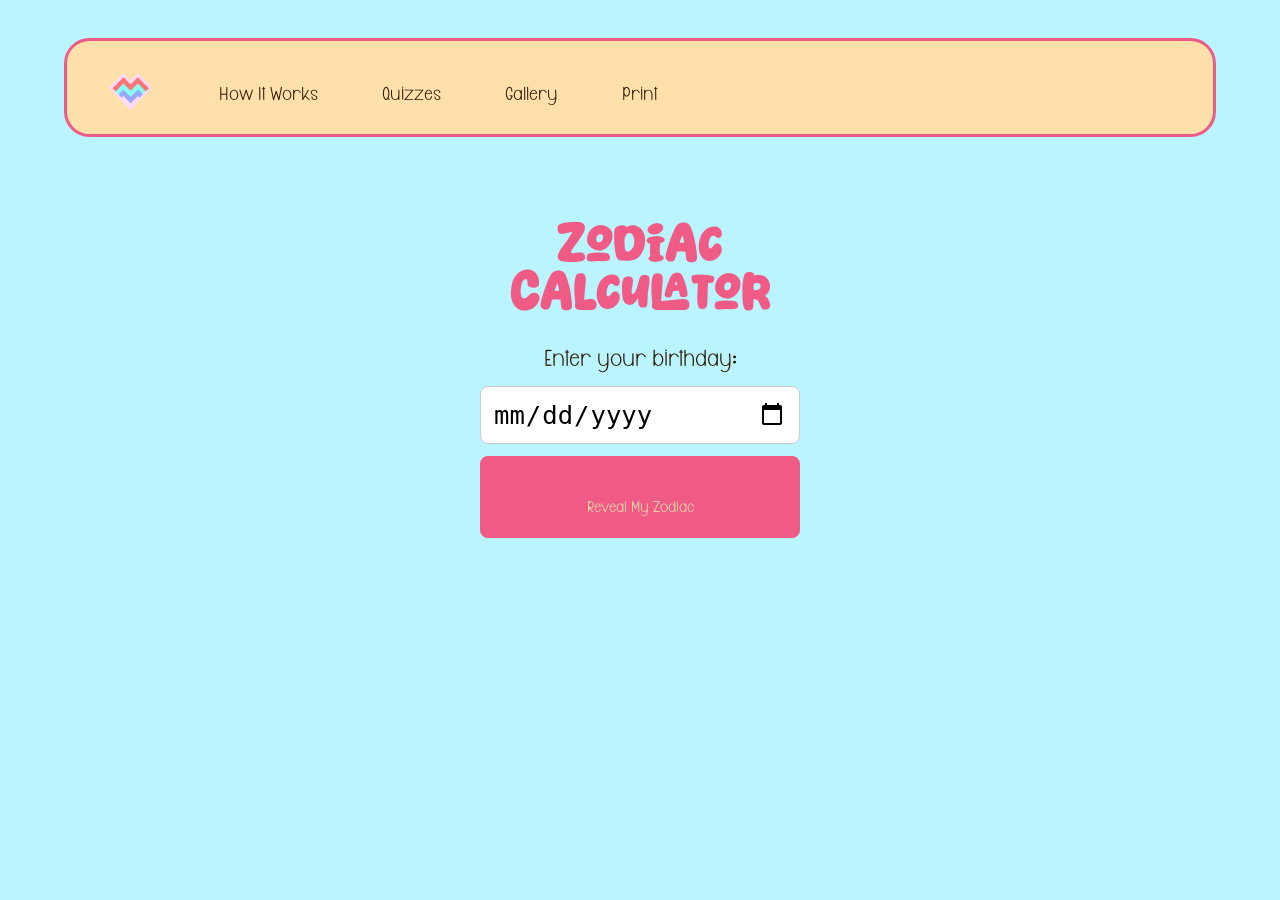
<file: zodiacTest.html>
<!DOCTYPE html>
<html lang="en">
<head>
    <meta charset="UTF-8">
    <meta name="viewport" content="width=device-width, initial-scale=1.0">
    <title>Personality Type Quiz</title>
    <link rel="stylesheet" href="reset.css">
    <link rel="stylesheet" href="style.css">
    <link rel="icon" type="image/svg" href="favicon.svg">
</head>
    <nav>
        <div>
            <a href="index.html">
                <img src="images/logo.png">
            </a>
            <p><a href="steps.html">How It Works</a></p>
            <div class="dropdown">
                <p><a href="quizzes.html">Quizzes</a></p>
                <ul class="dropdown-menu">
                    <li><a href="mbtiTest.html">MBTI</a></li>
                    <li><a href="zodiacTest.html">Zodiac</a></li>
                </ul>
            </div>
            <div class="dropdown">
                <p><a href="gallery.html">Gallery</a></p>
                <ul class="dropdown-menu">
                    <li><a href="mbti.html">MBTI</a></li>
                    <li><a href="zodiac.html">Zodiac</a></li>
                </ul>
            </div>            
            <p><a href="print.html">Print</a></p>
        </div>
    </nav>
    <body>
        <div class="calculator">
            <h1>Zodiac Calculator</h1>

            <p>Enter your birthday:</p>

            <input type="date" id="birthday">

            <button onclick="calculateZodiac()">
            Reveal My Zodiac
            </button>

            <div id="myZodiac"></div>
        </div>

        <script>
        function calculateZodiac() {
            const birthday = document.getElementById("birthday").value;
            const myZodiac = document.getElementById("myZodiac");

            if (!birthday) {
                myZodiac.textContent = "Please enter your birthday.";
                return;
            }

            const [year, monthString, dayString] = birthday.split("-");
            const month = Number(monthString);
            const day = Number(dayString);

            let zodiacSign = "";

            if ((month === 3 && day >= 21) || (month === 4 && day <= 19)) {
                zodiacSign = "Aries";
            } 
            else if ((month === 4 && day >= 20) || (month === 5 && day <= 20)) {
                zodiacSign = "Taurus";
            } 
            else if ((month === 5 && day >= 21) || (month === 6 && day <= 20)) {
                zodiacSign = "Gemini";
            } 
            else if ((month === 6 && day >= 21) || (month === 7 && day <= 22)) {
                zodiacSign = "Cancer";
            } 
            else if ((month === 7 && day >= 23) || (month === 8 && day <= 22)) {
                zodiacSign = "Leo";
            } 
            else if ((month === 8 && day >= 23) || (month === 9 && day <= 22)) {
                zodiacSign = "Virgo";
            } 
            else if ((month === 9 && day >= 23) || (month === 10 && day <= 22)) {
                zodiacSign = "Libra";
            } 
            else if ((month === 10 && day >= 23) || (month === 11 && day <= 21)) {
                zodiacSign = "Scorpio";
            } 
            else if ((month === 11 && day >= 22) || (month === 12 && day <= 21)) {
                zodiacSign = "Sagittarius";
            } 
            else if ((month === 12 && day >= 22) || (month === 1 && day <= 19)) {
                zodiacSign = "Capricorn";
            } 
            else if ((month === 1 && day >= 20) || (month === 2 && day <= 18)) {
                zodiacSign = "Aquarius";
            } 
            else if ((month === 2 && day >= 19) || (month === 3 && day <= 20)) {
                zodiacSign = "Pisces";
            }

            myZodiac.textContent = `Your zodiac sign is ${zodiacSign}!`;
        }
        </script>
    </body>
</html>
</file>
<file: style.css>
@font-face {
  font-family: "Somelist";
  src: url("fonts/Somelist/Somelist.ttf") format("truetype");
}

@font-face {
  font-family: "Choco";
  src: url("fonts/choco.otf") format("truetype");
}

html,body {
    background-color: rgb(186, 245, 255);
    margin:4vw;
}

h1 {
    font-size: clamp(1.5rem, 4vw + 0.5rem, 3rem);
    font-family: "Somelist", ui-rounded;
    color: rgb(240, 91, 134);
}

h2 {
    font-size: clamp(1rem, 2.5vw + 0.5rem, 2.5rem);
    font-family: "Somelist", ui-rounded;
    color: rgb(240, 91, 134);
}

nav > div {
    margin-top: -5vw;  
    margin-left: -3vw; 
    margin-right: -3vw; 
    background-color: rgb(255, 224, 171);
    border: 3px solid rgb(240, 91, 134);
    line-height: 1vw;
    border-radius:2vw;
    height:1em;
    display: flex;
    gap:5vw;
    padding: 3vw 3vw 3vw 3vw;
    align-items:center;
    flex-wrap: wrap;
    
}

@media screen and (max-width: 750px) {
    nav > div {
        border-radius:2vw;
        height:10vw;
        gap:8vw;
        row-gap: 1px;
        padding-bottom: 10vw;
    }
    
    nav img {
        margin-top: 0vw; 
    }
}

nav p {
    font-family: "Choco", ui-rounded;
    margin-top: -2.5vw; 
    font-size: clamp(3rem, 3vw + 0.5rem, 4rem);
    line-height: 1.2;
}

nav img {
    margin-top: -1vw; 
    width: 8vw ;
    max-width: 50px;
    height:8vw;
    max-height: 50px;
    object-fit: contain;
    display: flex;
    align-items: center;
}

.dropdown {
    position: relative;
    margin-top: -2.5vw;
}

.dropdown > p {
    margin: 0;
}

.dropdown-menu {
    display: none;
    position: absolute;
    top: 100%;
    left: 0;
    z-index: 10;
    min-width: 150px;
    margin: 0;
    padding: 10px;
    list-style: none;
    background: rgb(240, 91, 134);;
    border: 3px solid rgb(255, 224, 171);
    border-radius: 12px;
}

.dropdown:hover .dropdown-menu,
.dropdown:focus-within .dropdown-menu {
    display: block;
}

.dropdown-menu a {
    display: block;
    padding: 8px 12px;
    font-family: "Choco", sans-serif;
    font-size: clamp(2rem, 2vw + 1rem, 3rem);
    color:rgb(255, 224, 171);
    line-height: 1.2;
}

.dropdown-menu a:hover,
.dropdown-menu a:focus-visible {
    background: rgb(186, 245, 255);
    border-radius: 6px;
}

header {
    margin-top: 13vw;
}

header button{
    margin-top: 3vw;
}

header p{
    margin-top: 2vw;
    margin-bottom: clamp(2.5rem, 3vw + 0.5rem, 4rem);
    font-size: clamp(2.5rem, 3vw + 0.5rem, 4rem);
    line-height: 3vw;
}

p {
    font-size: clamp(3rem, 4vw + 0.5rem, 5rem);
    font-family: "Choco", sans-serif;
}

button {
    width: 15vw;
    height:6vw;
    font-size: clamp(1.5rem, 2vw + 0.5rem, 3rem);
    border-radius:2vw;
    padding: 2vw 2vw 2vw 2vw;
    color:rgb(46, 25, 4);
    font-family: "Choco", ui-rounded;
    background-color:rgb(255, 224, 171);
    border: 3px solid rgb(240, 91, 134);
    min-height: 50px;
    min-width: 120px;
    display: flex;
    align-items: center;
    justify-content: center;

    @media screen and (max-width: 750px) {
        button {
            padding: 5vw 5vw 5vw 5vw;
            height:15vw;
        }
    }
}

button p {
    font-size: clamp(3rem, 4rem + 0.5rem, 5rem);
    font-family: "Choco", sans-serif;
}

button:hover {
    background-color:rgb(46, 25, 4);
    color:rgb(235, 198, 133);
}

a,p {
    text-decoration: none;
    color:rgb(46, 25, 4);
}

a:hover {
    color:rgb(240, 91, 134);
}

#sets h2 {
    margin-top:4vw;
    font-size: clamp(2rem, 2vw + 0.5rem, 4vw);
}

#slideshow img {
    height: 20vw;
    width: auto;
    margin-top: 4vw;
}

#slideshow  {
    margin-top: 8vw;
}

.steps {
    margin-top: 4vw;
    margin-left: 10vw;
    margin-right: 10vw;
}

.step {
    margin-top: 4vw;
}

.step p {
    margin-top: 1.5vw;
    line-height: 3vw;
}

#window {
    margin-top: 5vw;
    min-height: 400px;
    height: 50vw;
    min-width:300px;
    width:85vw;
    border-radius:3vw;
    background-color: beige;
}

#window p {
    margin-bottom: 4vw;
    margin-top: -1vw;
    margin-left: 3vw;
}

#window h2 {
    margin-top: 2vw;
    margin-left: 3vw;
}
#submit {
    margin-inline: auto;
    margin-bottom: 3vw;
    margin-top: 5vw;
}

#quiz {
    font-family: "Choco", sans-serif;
    font-size: clamp(2.5rem, 3vw, 4rem);
    color: rgb(46, 25, 4);
    line-height: 2vw;
}

#quiz .row {
    display: flex;
    align-items: center;
    gap: 1rem;
}

#quiz .scale {
    display: flex;
    justify-content: center;
}

#quiz .lab {
    flex: 1;
    text-align: center;
}

#quiz .lab.r {
    text-align: center;
}

.q {
    margin-bottom: 2rem;
}

#quiz input[type="radio"] {
    width: 2em;
    height: 2em;
    accent-color: rgb(240, 91, 134);
    cursor: pointer;
}

#title {
    margin-top: 5vw;
}

.credit {
    font-family: "Choco", ui-rounded;
    margin-top: 5vw; 
    font-size: clamp(1rem, 2vw + 1rem, 3rem);
    line-height: 2vw;
    margin-left: 3vw;
}

#window {
    height: 50vw;
    overflow-y: auto;
    padding: 2rem;
    box-sizing: border-box;
}

#err,#result {
    display: none;
    font-size: clamp(3rem, 4vw + 0.5rem, 5rem);
    font-family: "Choco", sans-serif;
}

#sets {
    margin-top: 4vw;
    margin-left: 4vw;
}

#gallery, #galleryTwo {
    display: grid;
    grid-template-columns: repeat(auto-fill, minmax(25vw, 40%));
    margin-top: 4vw;
    gap: 10vw;
    justify-content: center;
}

.card {
    background-color:rgb(255, 224, 171);
    border: 3px solid rgb(240, 91, 134);
    padding: 5vw;
    border-radius: 8px;
    height: 80%;
    width: 70%;
}

.card p {
    line-height:3vw;
}

 .card h2 {
    margin-top: 3vw;
    }

.card img {
    border-radius: 8px;
    width: 100%;
    height: 25vw;
    object-fit: cover;
}

.card-image {
    display: block;
    width: 100%;
    height: auto;
    min-width: 0;
    min-height: 0;
    padding: 0;
    border: 0;
    border-radius: 8px;
    overflow: hidden;
    background: transparent;
    cursor: pointer;
}

.card-image:hover {
    background: transparent;
}

.card-image img {
    display: block;
    filter: blur(12px);
}

.card-image.is-revealed img {
    filter: none;
}

.card-image.is-revealed {
    cursor: default;
}

.card-image:focus-visible {
    outline: 3px solid rgb(240, 91, 134);
    outline-offset: 4px;
}

.calculator {
    padding: 30px;
    border-radius: 16px;
    text-align: center;
    width: 320px;
    margin-top: 4vw;
    margin-inline: auto;
}

.calculator input {
      width: 100%;
      box-sizing: border-box;
      padding: 12px;
      margin-top: 12px;
      border-radius: 8px;
      font-size: 2vw;
 }

.calculator button {
      width: 100%;
      min-height: 70px;
      box-sizing: border-box;
      padding: 3vw;
      margin-top: 12px;
      border-radius: 8px;
      font-size: clamp(2.5rem, 3vw, 4rem);;
 }
 
input {
    border: 1px solid #ccc;
}

button {
    background: rgb(240, 91, 134);
    color: rgb(255, 224, 171);
}

button:hover {
    background: rgb(248, 130, 163);;
}

#myZodiac {
    margin-top: 4vw;
    font-size: clamp(4rem, 4vw, 7rem);;
    color: rgb(240, 91, 134);
    font-family: "Choco", sans-serif;
    line-height: 4vw;
}
</file>
